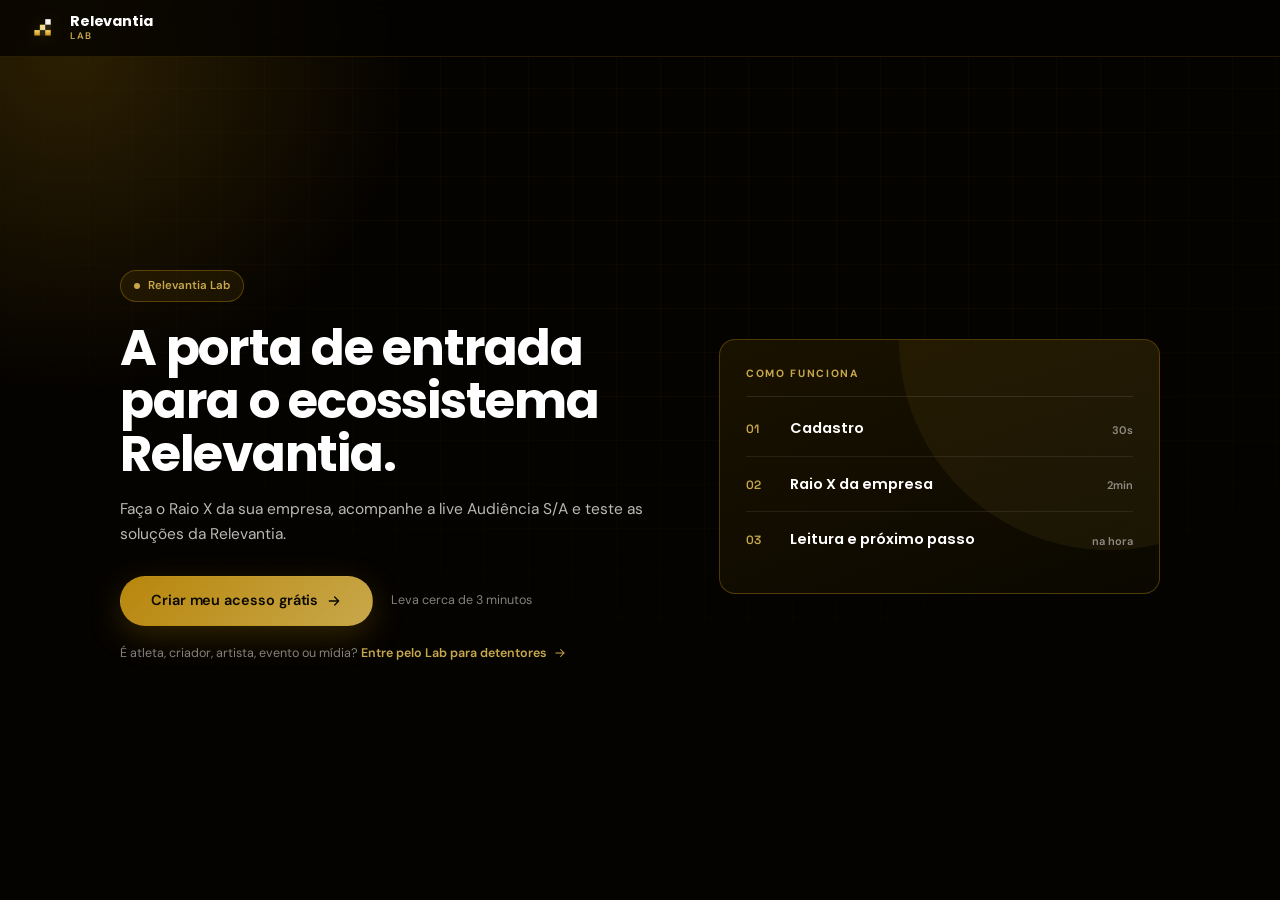
<file: index.html>
<!doctype html>
<html lang="pt-BR">
<head>
<meta charset="utf-8">
<meta name="viewport" content="width=device-width, initial-scale=1, viewport-fit=cover">
<link rel="icon" type="image/png" sizes="32x32" href="assets/favicon/favicon-32.png">
<link rel="icon" type="image/png" sizes="512x512" href="assets/favicon/favicon-512.png">
<link rel="apple-touch-icon" sizes="180x180" href="assets/favicon/apple-touch-icon.png">
<title>Relevantia Lab</title>
<meta name="description" content="A porta de entrada gratuita do ecossistema Relevantia: Raio X da empresa, a live Audiência S/A, teste do Intelligence, cadastro no Radar, inscrição no The Edge e ferramentas para testar.">
<meta name="theme-color" content="#050300">
<link rel="preconnect" href="https://fonts.googleapis.com">
<link rel="preconnect" href="https://fonts.gstatic.com" crossorigin>
<link href="https://fonts.googleapis.com/css2?family=Poppins:wght@500;600;700&family=DM+Sans:wght@400;500;600;700&family=Space+Grotesk:wght@500;600;700&family=Inter:wght@500;600&display=swap" rel="stylesheet">
<link rel="stylesheet" href="css/lab.css?v=8">
</head>
<body>


<div id="app"></div>
<div id="toast" class="toast" role="status" aria-live="polite"></div>

<script src="js/lab.js?v=8" defer></script>
</body>
</html>
</file>
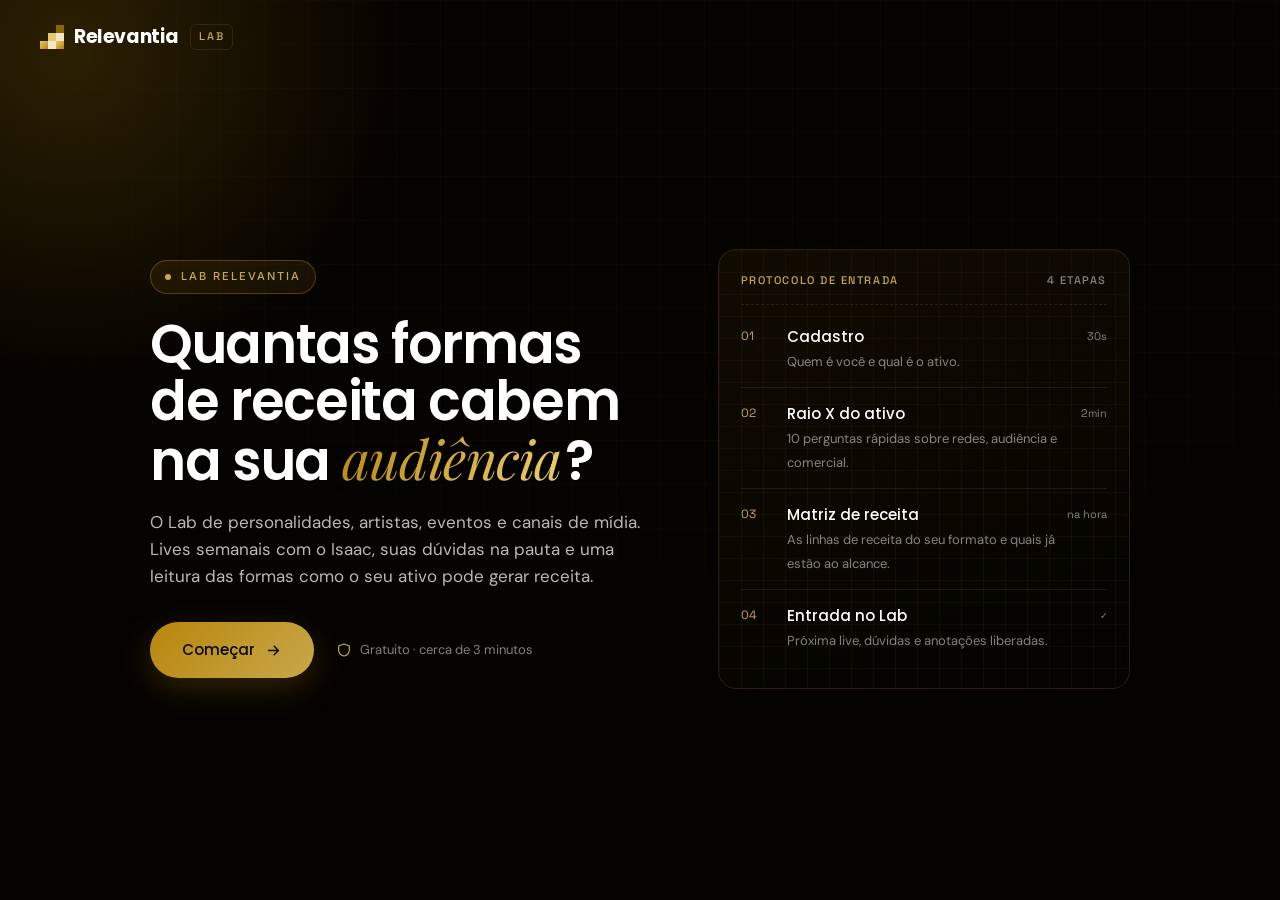
<file: detentores/index.html>
<!doctype html>
<html lang="pt-BR">
<head>
<meta charset="utf-8">
<meta name="viewport" content="width=device-width, initial-scale=1, viewport-fit=cover">
<title>Lab Relevantia</title>
<meta name="description" content="A casa de quem acompanha as lives semanais do Isaac Araújo: lives, dúvidas, Raio X da empresa e anotações com IA.">
<meta name="theme-color" content="#050300">
<link rel="preconnect" href="https://fonts.googleapis.com">
<link rel="preconnect" href="https://fonts.gstatic.com" crossorigin>
<link href="https://fonts.googleapis.com/css2?family=Poppins:wght@500;600;700&family=DM+Sans:opsz,wght@9..40,300;9..40,400;9..40,500;9..40,600&family=Space+Grotesk:wght@400;500;600&family=Playfair+Display:ital,wght@1,400;1,500&family=Inter:wght@500;600&display=swap" rel="stylesheet">
<link rel="stylesheet" href="css/lab.css">
</head>
<body>

<!-- símbolo da marca -->
<svg width="0" height="0" style="position:absolute" aria-hidden="true">
  <defs>
    <linearGradient id="lg-gold" x1="0" y1="0" x2="1" y2="1"><stop offset="0" stop-color="#E8C96A"/><stop offset="1" stop-color="#B8860B"/></linearGradient>
    <symbol id="mark" viewBox="0 0 30 30">
      <rect x="20" y="0" width="10" height="10" fill="#8A6608"/>
      <rect x="10" y="10" width="10" height="10" fill="#E8C96A"/>
      <rect x="20" y="10" width="10" height="10" fill="#F2E7C9"/>
      <rect x="0" y="20" width="10" height="10" fill="url(#lg-gold)"/>
      <rect x="10" y="20" width="10" height="10" fill="#F2E7C9"/>
      <rect x="20" y="20" width="10" height="10" fill="url(#lg-gold)"/>
    </symbol>
  </defs>
</svg>

<div id="app"></div>
<div id="toast" class="toast" role="status" aria-live="polite"></div>

<script src="js/lab.js" defer></script>
</body>
</html>
</file>
<file: css/lab.css>
/* ═══════════════════════════════════════════════
   RELEVANTIA LAB
   Design System v3.2. Estrutura e componentes no padrão do Relevantia Intelligence
   (sidebar, topbar com breadcrumb, overlines, cards, campos, botões em pílula), com a
   identidade escura do Lab: fundo tinta, grade fina de ouro, brilho e o laudo em papel creme.
   Regras: sem itálico; título num peso e numa cor só; ouro de preenchimento sempre em gradiente;
   a cor de cada dimensão só em acentos (bolinha, borda, barra), nunca em texto.
   ═══════════════════════════════════════════════ */
:root{
  color-scheme:dark;
  /* Gold */
  --gold:#B8860B; --gold-light:#C8A84B; --gold-bright:#E8C96A; --gold-pale:#F5E6C8; --gold-dark:#8B6508;
  --gold-muted:rgba(184,134,11,.14); --gold-border:rgba(184,134,11,.35);
  --gold-gradient:linear-gradient(135deg,#B8860B,#C8A84B); --gold-gradient-h:linear-gradient(90deg,#B8860B,#C8A84B);
  /* Base */
  --ink:#050300; --ink-2:#0A0800; --ink-3:#120D02; --black:#1A1200;
  --cream:#FFFDF7; --cream-2:#F5F0E8; --cream-line:#E0D8CC; --muted-dark:#5C4C38; --muted-warm:#A89880;
  /* Semânticas */
  --ok:#7FBF7A; --ok-border:rgba(127,191,122,.35); --danger:#E59A8A; --live:#FF5E4D;
  /* As 6 dimensões */
  --dim-core:#B8860B; --dim-brand:#D97706; --dim-audience:#16A34A; --dim-business:#2563EB; --dim-partnerships:#7A5C1E; --dim-beyond:#0F766E;
  /* Tipografia */
  --font-heading:'Poppins',sans-serif; --font-display:'Space Grotesk',sans-serif; --font-body:'DM Sans',sans-serif;
  /* Texto e linhas */
  --t-1:#fff; --t-2:rgba(255,255,255,.72); --t-3:rgba(255,255,255,.5);
  --line:rgba(184,134,11,.18); --line-2:rgba(255,255,255,.08); --soft:rgba(255,255,255,.07);
  /* Raios, movimento, layout */
  --radius-pill:100px; --radius-lg:16px; --radius-md:12px; --radius-base:10px; --radius-sm:8px;
  --t-fast:.15s ease; --t-med:.25s ease; --ease:cubic-bezier(.22,1,.36,1);
  --sidebar-w:248px; --topbar-h:60px;
}

/* ═════════ RESET ═════════ */
*,*::before,*::after{box-sizing:border-box;margin:0;padding:0}
html{-webkit-text-size-adjust:100%}
body{font-family:var(--font-body);color:var(--t-1);background:var(--ink);font-size:14px;line-height:1.55;-webkit-font-smoothing:antialiased;min-height:100vh;overflow-x:hidden}
img,svg{display:block;max-width:100%}
a{color:inherit;text-decoration:none}
button{font:inherit;color:inherit;background:none;border:0;cursor:pointer}
input,select,textarea{font:inherit;color:inherit}
::selection{background:var(--gold-bright);color:var(--ink)}
:focus-visible{outline:2px solid var(--gold-bright);outline-offset:2px;border-radius:6px}
[hidden]{display:none!important}
/* A plataforma não usa itálico: <em>/<i> destacam só por cor/peso. */
em,i{font-style:normal}
h1,h2,h3,h4{font-family:var(--font-heading);font-weight:700;letter-spacing:-.02em;line-height:1.2}
@keyframes fadeUp{from{opacity:0;transform:translateY(8px)}to{opacity:1;transform:none}}
@keyframes spin{to{transform:rotate(360deg)}}
@keyframes pulse-dot{0%,100%{opacity:1;transform:scale(1);box-shadow:0 0 0 0 rgba(200,168,75,.45)}50%{opacity:.7;transform:scale(.9);box-shadow:0 0 0 5px rgba(200,168,75,0)}}

/* fundo: grade fina de ouro e brilho */
.grid-bg{position:fixed;inset:0;pointer-events:none;z-index:0;background-image:linear-gradient(rgba(184,134,11,.045) 1px,transparent 1px),linear-gradient(90deg,rgba(184,134,11,.045) 1px,transparent 1px);background-size:44px 44px;-webkit-mask-image:radial-gradient(ellipse 90% 80% at 60% 20%,#000 30%,transparent 85%);mask-image:radial-gradient(ellipse 90% 80% at 60% 20%,#000 30%,transparent 85%)}
.glow{position:fixed;border-radius:50%;pointer-events:none;z-index:0;width:700px;height:700px;left:-280px;top:-300px;background:radial-gradient(circle,rgba(184,134,11,.22),transparent 70%)}
.ob,.shell{position:relative;z-index:1}

/* ═════════ TEXTO ═════════ */
/* overline em caixa alta (padrão do Intelligence) */
.mono{font-family:var(--font-body);font-size:10.5px;font-weight:700;letter-spacing:.16em;text-transform:uppercase;color:var(--gold-light)}
.eyebrow{display:inline-flex;align-items:center;gap:8px;padding:6px 13px;border-radius:var(--radius-pill);font-size:11.5px;font-weight:600;color:var(--gold-light);background:rgba(184,134,11,.1);border:1px solid rgba(184,134,11,.4)}
.eyebrow .dot{width:6px;height:6px;border-radius:50%;background:var(--gold-light);animation:pulse-dot 2.5s ease infinite}
.lead{font-size:15.5px;line-height:1.65;color:var(--t-2);max-width:68ch}
.muted{color:var(--t-2)}
.small{font-size:12.5px}
.link{display:inline-flex;align-items:center;gap:6px;font-size:12.5px;font-weight:600;color:var(--gold-light)}
.link:hover{color:var(--gold-bright)}
.link svg{width:14px;height:14px}
.live-dot{position:relative;display:inline-block;width:7px;height:7px;border-radius:50%;background:var(--live);flex:none}
.live-dot::after{content:"";position:absolute;inset:0;border-radius:50%;background:var(--live);animation:livepulse 1.8s ease-out infinite}
@keyframes livepulse{0%{transform:scale(1);opacity:.7}100%{transform:scale(3.2);opacity:0}}

/* ═════════ BOTÕES ═════════ */
.btn{position:relative;isolation:isolate;overflow:hidden;display:inline-flex;align-items:center;justify-content:center;gap:8px;min-height:42px;padding:11px 22px;border-radius:var(--radius-pill);border:1px solid transparent;font-family:var(--font-body);font-size:13.5px;font-weight:600;letter-spacing:-.005em;line-height:1.2;white-space:nowrap;cursor:pointer;transition:transform .3s var(--ease),box-shadow .3s var(--ease),background .25s,border-color .25s,color .25s}
.btn svg{width:16px;height:16px;flex:none}
.btn-gold{color:var(--ink-2);background:var(--gold-gradient);box-shadow:0 10px 32px rgba(184,134,11,.25)}
.btn-gold::before{content:"";position:absolute;inset:0;z-index:-1;background:linear-gradient(135deg,#E8C96A,#B8860B);opacity:0;transition:opacity .3s}
.btn-gold:hover{transform:translateY(-1px);box-shadow:0 16px 44px rgba(184,134,11,.4)}
.btn-gold:hover::before{opacity:1}
.btn-gold:disabled{opacity:.4;pointer-events:none}
.btn-ghost,.btn-outline{color:var(--t-1);background:rgba(255,255,255,.03);border-color:rgba(255,255,255,.18)}
.btn-ghost:hover,.btn-outline:hover{border-color:var(--gold-light);background:rgba(184,134,11,.08)}
.btn-sm{min-height:34px;padding:7px 15px;font-size:12.5px}
.btn-lg{min-height:50px;padding:14px 30px;font-size:14.5px}
.btn-block{width:100%}
.icon-btn{width:34px;height:34px;border-radius:50%;display:grid;place-items:center;background:rgba(255,255,255,.03);border:1px solid rgba(255,255,255,.14);color:var(--t-2);transition:all .15s}
.icon-btn:hover{color:var(--gold-bright);border-color:var(--gold-light)}
.icon-btn svg{width:16px;height:16px}
.armed{border-color:var(--danger)!important;color:var(--danger)!important}

/* ═════════ FORMULÁRIOS ═════════ */
.field{display:flex;flex-direction:column;gap:6px}
.field>span{font-size:11px;font-weight:700;letter-spacing:.08em;text-transform:uppercase;color:var(--t-2)}
.input{width:100%;min-height:44px;padding:11px 14px;font-size:14px;color:var(--t-1);background:rgba(255,255,255,.035);border:1px solid rgba(255,255,255,.14);border-radius:var(--radius-base);outline:none;transition:border-color var(--t-fast),background var(--t-fast),box-shadow var(--t-fast)}
.input::placeholder{color:var(--t-3)}
.input:focus{border-color:var(--gold-light);background:rgba(184,134,11,.06);box-shadow:0 0 0 3px var(--gold-muted)}
select.input{appearance:none;background-image:url("data:image/svg+xml,%3Csvg xmlns='http://www.w3.org/2000/svg' width='12' height='12' viewBox='0 0 24 24' fill='none' stroke='%23C8A84B' stroke-width='2.5' stroke-linecap='round'%3E%3Cpath d='m6 9 6 6 6-6'/%3E%3C/svg%3E");background-repeat:no-repeat;background-position:right 14px center;padding-right:38px}
select.input option{background:var(--ink-3);color:#fff}
textarea.input{min-height:110px;resize:vertical;line-height:1.5}
.form-grid{display:grid;grid-template-columns:1fr 1fr;gap:14px}
.form-grid .full{grid-column:1/-1}
.check{display:flex;gap:10px;align-items:flex-start;font-size:13px;color:var(--t-2);cursor:pointer}
.check input{width:17px;height:17px;margin-top:1px;accent-color:var(--gold);flex:none}
.f-actions{display:flex;justify-content:space-between;align-items:center;gap:12px;margin-top:22px;flex-wrap:wrap}
.f-actions.end{justify-content:flex-end}
.privacy{display:flex;gap:8px;align-items:flex-start;margin-top:16px;font-size:12px;color:var(--t-3)}
.privacy svg{width:14px;height:14px;flex:none;margin-top:2px;color:var(--gold-light)}

/* ═════════ LOGO (assets/logos/mark-1.png, a mesma do Intelligence) ═════════ */
.logo{display:flex;align-items:center;gap:10px}
.logo img{width:32px;height:32px;object-fit:contain;flex:none;filter:drop-shadow(0 2px 8px rgba(184,134,11,.22))}
.logo>span{display:flex;flex-direction:column;line-height:1.05}
.logo strong{font-family:var(--font-heading);font-size:14.5px;font-weight:700;letter-spacing:-.01em;color:#fff}
.logo small{font-size:9.5px;font-weight:600;letter-spacing:.16em;text-transform:uppercase;color:var(--gold-light);margin-top:3px}

/* ═════════ ONBOARDING ═════════ */
.ob{min-height:100vh;min-height:100svh;display:flex;flex-direction:column}
.ob-top{position:sticky;top:0;z-index:10;display:grid;grid-template-columns:1fr auto 1fr;align-items:center;gap:16px;padding:12px 28px;background:rgba(5,3,0,.78);backdrop-filter:blur(12px);-webkit-backdrop-filter:blur(12px);border-bottom:1px solid var(--line)}
.steps{list-style:none;display:flex;align-items:center}
.steps li{display:inline-flex;align-items:center;gap:8px;padding:5px 12px 5px 5px;border:1px solid transparent;border-radius:var(--radius-pill);font-size:12.5px;font-weight:600;color:var(--t-3);white-space:nowrap}
.steps li+li{margin-left:34px;position:relative}
.steps li+li::before{content:"";position:absolute;left:-31px;top:50%;width:28px;height:1px;background:rgba(255,255,255,.15)}
.steps .n{width:24px;height:24px;border-radius:50%;display:grid;place-items:center;font-size:11.5px;font-weight:700;border:1px solid rgba(255,255,255,.18)}
.steps .done{color:var(--t-2)}
.steps .done .n{background:var(--gold-light);color:var(--ink);border-color:var(--gold-light)}
.steps .on{color:var(--gold-bright);background:rgba(184,134,11,.1);border-color:rgba(184,134,11,.35)}
.steps .on .n{background:rgba(184,134,11,.2);color:var(--gold-bright);border-color:var(--gold-light)}
.ob-body{flex:1;display:flex;align-items:center;justify-content:center;padding:40px 24px 64px}

.welcome{width:100%;max-width:1040px;display:grid;grid-template-columns:1.1fr .9fr;gap:clamp(28px,5vw,60px);align-items:center;animation:fadeUp .35s ease-out both}
.welcome h1{font-size:clamp(32px,4.2vw,50px);letter-spacing:-.025em;line-height:1.06;margin:20px 0 16px}
.welcome .cta{display:flex;flex-wrap:wrap;gap:12px 18px;align-items:center;margin-top:28px}
.welcome .meta{display:flex;align-items:center;gap:7px;font-size:12.5px;color:var(--t-3)}
.welcome .meta svg{width:14px;height:14px;color:var(--gold-light)}
.welcome-alt{margin-top:18px;font-size:12.5px;color:var(--t-3)}

/* card escuro com brilho (hero do Intelligence) */
.protocol,.vault,.card.dark,.tour-tip{background:linear-gradient(160deg,var(--black),var(--ink-2));border:1px solid rgba(184,134,11,.38)}
.protocol,.vault,.card.dark{position:relative;overflow:hidden}
.protocol::after,.vault::after,.card.dark::after{content:"";position:absolute;width:420px;height:420px;right:-160px;top:-210px;border-radius:50%;background:var(--gold-gradient);opacity:.08;pointer-events:none}
.protocol>*,.vault>*,.card.dark>*{position:relative;z-index:1}

.protocol{border-radius:var(--radius-lg);padding:26px}
.protocol-h{display:flex;justify-content:space-between;align-items:center;padding-bottom:14px;border-bottom:1px solid rgba(255,255,255,.1);margin-bottom:4px}
.protocol-h .mono+.mono{color:var(--t-3)!important}
.protocol ol{list-style:none}
.protocol li{display:grid;grid-template-columns:32px 1fr auto;gap:12px;align-items:center;padding:16px 0;border-bottom:1px solid var(--line-2)}
.protocol li:last-child{border-bottom:0}
.protocol .n{font-family:var(--font-display);font-weight:600;font-size:12px;color:var(--gold-light);padding-top:2px}
.protocol b{display:block;font-family:var(--font-heading);font-weight:600;font-size:14.5px}
.protocol small{font-size:12.5px;color:var(--t-3)}
.protocol .tm{font-size:11px;font-weight:600;color:var(--t-3);padding-top:3px}

.ob-card{width:100%;max-width:640px;animation:fadeUp .35s ease-out both}
.ob-card h2{font-size:clamp(24px,3vw,30px);margin:10px 0 0}
.ob-card .sub{margin:10px 0 26px;font-size:14px;color:var(--t-2)}
.ob-actions{display:flex;justify-content:space-between;align-items:center;gap:12px;margin-top:28px}

/* Raio X */
.rx{width:100%;max-width:680px}
.rx-meter{display:flex;align-items:center;gap:14px;margin-bottom:30px}
.rx-meter .track{flex:1;height:5px;border-radius:3px;background:var(--soft);overflow:hidden;position:relative}
.rx-meter .fill{position:absolute;inset:0 auto 0 0;background:var(--gold-gradient-h);border-radius:3px;transition:width .6s var(--ease)}
.rx-meter .count{font-family:var(--font-display);font-weight:600;font-size:12px;color:var(--t-2);min-width:48px;text-align:right}
.rx-q{animation:fadeUp .4s ease-out both}
.rx-tag{display:flex;align-items:center;gap:10px;margin-bottom:12px}
.rx-tag .chip-tag{font-size:10px;font-weight:700;letter-spacing:.08em;text-transform:uppercase;color:var(--gold-bright);background:rgba(184,134,11,.1);border:1px solid rgba(184,134,11,.4);border-radius:var(--radius-pill);padding:3px 9px}
.rx-tag .mono{color:var(--t-3)!important}
.rx-q h2{font-size:clamp(21px,2.5vw,27px);line-height:1.28;margin-bottom:6px}
.rx-q .hint{font-size:13.5px;color:var(--t-3);margin-bottom:22px}
.opts{display:grid;gap:9px}
.opt{display:grid;grid-template-columns:30px 1fr;gap:12px;align-items:center;text-align:left;padding:13px 15px;border-radius:var(--radius-md);border:1px solid rgba(255,255,255,.1);background:rgba(255,255,255,.025);font-size:14.5px;transition:border-color var(--t-fast),background var(--t-fast),transform .25s var(--ease)}
.opt:hover{border-color:rgba(200,168,75,.6);background:rgba(184,134,11,.07);transform:translateX(3px)}
.opt .k{width:30px;height:30px;border-radius:var(--radius-sm);display:grid;place-items:center;font-size:12px;font-weight:700;color:var(--gold-light);border:1px solid var(--line)}
.opt.sel{border-color:var(--gold-light);background:rgba(184,134,11,.14)}
.opt.sel .k{background:var(--gold-light);color:var(--ink);border-color:var(--gold-light)}
.rx-other{margin-top:12px}
.rx-nav{display:flex;justify-content:space-between;align-items:center;margin-top:26px;min-height:42px}
.rx-nav>.mono{color:var(--t-3)!important}

/* processando */
.proc{width:100%;max-width:480px;text-align:center}
.flask{width:80px;height:80px;margin:0 auto 24px}
.flask svg{width:100%;height:100%}
.flask .liq{animation:liq 2.4s ease-in-out infinite;transform-origin:50% 100%}
@keyframes liq{0%,100%{transform:scaleY(.92)}50%{transform:scaleY(1.04)}}
.flask .bub{animation:bub 1.8s ease-in infinite;opacity:0}
.flask .bub:nth-of-type(2){animation-delay:.6s}.flask .bub:nth-of-type(3){animation-delay:1.2s}
@keyframes bub{0%{opacity:0;transform:translateY(0)}20%{opacity:1}100%{opacity:0;transform:translateY(-22px)}}
.proc h2{font-size:24px;margin-bottom:22px}
.proc ul{list-style:none;margin:0 auto;text-align:left;max-width:330px}
.proc li{display:flex;gap:12px;align-items:center;padding:9px 0;color:var(--t-3);font-size:14px;transition:color .3s}
.proc li i{width:18px;height:18px;border-radius:50%;border:1.5px solid rgba(255,255,255,.2);flex:none;display:grid;place-items:center}
.proc li.on{color:var(--t-1)}
.proc li.on i{border-color:var(--gold-light);border-top-color:transparent;animation:spin .8s linear infinite}
.proc li.done{color:var(--t-2)}
.proc li.done i{background:var(--gold-light);border-color:var(--gold-light);animation:none}
.proc li.done i::after{content:"";width:6px;height:3px;border-left:1.6px solid var(--ink);border-bottom:1.6px solid var(--ink);transform:rotate(-45deg) translate(1px,-1px)}

/* ═════════ LAUDO (papel creme) ═════════ */
.paper{background:linear-gradient(180deg,#FFFDF7 0%,#F5F0E8 100%);color:var(--black);border-radius:var(--radius-lg)}
.paper .mono{color:var(--gold-dark)}
.paper .btn-ghost,.paper .btn-outline{color:var(--black);background:#fff;border-color:var(--cream-line)}
.paper .btn-ghost:hover,.paper .btn-outline:hover{border-color:var(--gold)}
.report{width:100%;max-width:1000px;padding:clamp(22px,3.6vw,40px);border-top:3px solid var(--gold);box-shadow:0 40px 100px rgba(0,0,0,.5);animation:fadeUp .35s ease-out both}
.report-h{display:flex;justify-content:space-between;gap:20px;flex-wrap:wrap;padding-bottom:20px;border-bottom:1px solid var(--cream-line)}
.report-h h2{font-size:clamp(24px,3vw,32px);margin:8px 0 4px}
.report-h p{font-size:13px;color:var(--muted-dark)}
.stamp{align-self:flex-start;display:grid;gap:3px;padding:10px 14px;border-radius:var(--radius-md);background:#fff;border:1px solid var(--cream-line);font-size:11px;font-weight:600;letter-spacing:.06em;color:var(--muted-warm);min-width:190px}
.stamp b{color:var(--black)}
.report-body{display:grid;grid-template-columns:1.1fr .9fr;gap:clamp(20px,3.6vw,40px);padding-top:24px}
.moment{font-size:clamp(28px,3.8vw,38px);letter-spacing:-.025em;line-height:1.1;margin:6px 0 16px}
.moment-p{font-size:14.5px;color:var(--muted-dark);max-width:48ch}
.stages{display:grid;grid-template-columns:repeat(4,1fr);gap:6px;margin-bottom:16px}
.stage{display:grid;gap:7px}
.stage i{display:block;height:7px;border-radius:4px;background:#EAE2D4}
.stage.past i{background:#D9C690}
.stage.on i{background:var(--gold-gradient-h)}
.stage small{font-size:10px;font-weight:700;letter-spacing:.06em;text-transform:uppercase;color:var(--muted-warm);line-height:1.3}
.stage.on small{color:var(--black)}
.callout{margin-top:12px;padding:14px 16px;border-radius:var(--radius-md);border:1px solid var(--cream-line);border-left:3px solid var(--gold);background:#fff}
.callout .mono{display:block;margin-bottom:4px}
.callout p{font-size:14px;color:var(--black)}
.callout b{font-family:var(--font-heading);font-weight:600;font-size:15px}
.report-foot{display:flex;justify-content:space-between;align-items:center;gap:16px;flex-wrap:wrap;margin-top:26px;padding-top:20px;border-top:1px solid var(--cream-line)}
.report-foot p{font-size:12.5px;color:var(--muted-dark);max-width:480px}
.report-foot .acts{display:flex;gap:10px;flex-wrap:wrap}
/* no laudo dentro do Lab, as cores mini (início) voltam para o escuro */
.mini-stages .stage i{height:5px;background:var(--soft)}
.mini-stages .stage.past i{background:rgba(200,168,75,.35)}

/* cofre: as seis dimensões */
.vault{align-self:start;border-radius:var(--radius-lg);padding:22px;color:#fff}
.paper .vault .mono{color:var(--gold-light)}
.vault-h{display:flex;justify-content:space-between;align-items:center;padding-bottom:12px;border-bottom:1px solid rgba(255,255,255,.1)}
.vault-lock{display:inline-flex;align-items:center;gap:6px;font-size:10px;font-weight:700;letter-spacing:.12em;text-transform:uppercase;color:var(--t-3)}
.vault-lock svg{width:12px;height:12px}
.dims-lock{list-style:none;margin:6px 0 14px}
.dims-lock li{display:grid;grid-template-columns:10px 1fr auto;gap:12px;align-items:center;padding:10px 0;border-bottom:1px solid rgba(255,255,255,.07)}
.dims-lock .dot{width:8px;height:8px;border-radius:50%}
.dims-lock b{display:block;font-family:var(--font-heading);font-weight:600;font-size:14px}
.dims-lock small{display:block;font-size:12px;color:var(--t-3)}
.dims-lock .blur{display:block;height:7px;border-radius:4px;background:rgba(255,255,255,.16);filter:blur(1.5px)}
.dims-lock .tag{font-size:9.5px;font-weight:700;letter-spacing:.08em;text-transform:uppercase;padding:3px 8px;border-radius:var(--radius-pill);background:var(--gold-gradient);color:var(--ink)}
.dims-lock li.weak{background:rgba(184,134,11,.13);margin:0 -10px;padding-left:10px;padding-right:10px;border-radius:var(--radius-sm)}
.vault-txt{font-size:12.5px;color:var(--t-2);margin-bottom:14px}
.vault-note{font-size:11.5px;color:var(--t-3);text-align:center;margin-top:10px}

/* linha bloqueada (convite para outra solução) */
.locked-row{display:flex;align-items:center;gap:10px;margin-top:14px;padding:11px 14px;border-radius:var(--radius-md);border:1px dashed rgba(184,134,11,.45);background:rgba(184,134,11,.06);font-size:12.5px;color:var(--t-2);transition:border-color var(--t-fast),background var(--t-fast)}
.locked-row:hover{border-color:var(--gold-light);background:rgba(184,134,11,.12)}
.locked-row svg{width:14px;height:14px;color:var(--gold-bright);flex:none}
.locked-row span{flex:1;min-width:0}
.locked-row b{font-size:10px;font-weight:700;letter-spacing:.1em;text-transform:uppercase;color:var(--gold-bright);white-space:nowrap}
.locked-row.on-paper{background:#fff;color:var(--muted-dark);border-color:rgba(138,102,8,.4)}
.locked-row.on-paper svg,.locked-row.on-paper b{color:var(--gold-dark)}

/* ═════════ SHELL (sidebar + topbar no padrão do Intelligence) ═════════ */
.shell{min-height:100vh}
.side{position:fixed;inset:0 auto 0 0;width:var(--sidebar-w);z-index:100;display:flex;flex-direction:column;background:rgba(5,3,0,.86);backdrop-filter:blur(12px);-webkit-backdrop-filter:blur(12px);border-right:1px solid var(--line);overflow:hidden}
.side-logo{display:block;padding:22px 20px 20px;border-bottom:1px solid var(--line-2)}
.side-logo img{width:36px;height:36px}
.nav{flex:1;padding:16px 12px;overflow-y:auto;display:flex;flex-direction:column}
.nav-sec{font-size:10px;font-weight:700;letter-spacing:.14em;text-transform:uppercase;color:rgba(255,255,255,.3);padding:0 12px;margin:18px 0 8px}
.nav-sec:first-child{margin-top:0}
.nav-sec::before{content:"■";color:var(--gold);font-size:7px;margin-right:8px;vertical-align:middle}
.nav-item{position:relative;display:flex;align-items:center;gap:11px;padding:9px 12px;margin-bottom:2px;border-radius:var(--radius-sm);font-size:13.5px;font-weight:500;color:var(--t-2);transition:color .15s,background .15s}
.nav-item svg{width:17px;height:17px;flex:none;opacity:.75}
.nav-item:hover{color:#fff;background:rgba(255,255,255,.04)}
.nav-item.on{color:#fff;background:rgba(184,134,11,.12)}
.nav-item.on::before{content:"";position:absolute;left:-12px;top:50%;transform:translateY(-50%);width:3px;height:22px;background:var(--gold-gradient);border-radius:0 3px 3px 0}
.nav-item.on svg{opacity:1;color:var(--gold-bright)}
.nav-item .short{display:none}
.nav-item .badge{margin-left:auto;background:rgba(184,134,11,.22);color:var(--gold-bright);font-size:9.5px;font-weight:700;padding:2px 7px;border-radius:var(--radius-pill)}
.side-foot{display:flex;align-items:center;gap:10px;margin:0 12px 16px;padding:12px;border-radius:var(--radius-md);border:1px solid var(--line-2);transition:background .15s}
.side-foot:hover{background:rgba(255,255,255,.04)}
.avatar{width:34px;height:34px;border-radius:50%;display:grid;place-items:center;font-size:12px;font-weight:700;background:var(--gold-gradient);color:var(--ink);flex:none}
.side-foot .who{min-width:0;flex:1}
.side-foot .who b{display:block;font-size:12.5px;font-weight:600;white-space:nowrap;overflow:hidden;text-overflow:ellipsis}
.side-foot .who small{display:block;font-size:11px;color:var(--t-3);white-space:nowrap;overflow:hidden;text-overflow:ellipsis}

.main{margin-left:var(--sidebar-w);min-width:0;padding-bottom:80px}
.topbar{position:sticky;top:0;z-index:50;height:var(--topbar-h);display:flex;align-items:center;justify-content:space-between;gap:16px;padding:0 36px;background:rgba(5,3,0,.72);backdrop-filter:blur(20px);-webkit-backdrop-filter:blur(20px);border-bottom:1px solid var(--line-2)}
.breadcrumb{display:flex;align-items:center;gap:10px;font-size:12.5px;color:var(--t-3);min-width:0}
.breadcrumb .sep{color:rgba(255,255,255,.25)}
.breadcrumb .curr{color:var(--t-1);font-weight:600;white-space:nowrap;overflow:hidden;text-overflow:ellipsis}
.breadcrumb a:hover{color:var(--gold-bright)}
.top-acts{display:flex;align-items:center;gap:8px}
.plan-badge{display:inline-flex;align-items:center;gap:7px;padding:6px 14px;border-radius:var(--radius-pill);background:rgba(184,134,11,.1);border:1px solid rgba(184,134,11,.4);font-size:11.5px;font-weight:600;color:var(--gold-light);white-space:nowrap}
.plan-badge i{width:6px;height:6px;border-radius:50%;background:var(--gold-light);animation:pulse-dot 2.5s ease infinite}
.top{padding:28px 36px 0;max-width:1480px}
.top .mono{display:block;margin-bottom:6px}
.top h1{font-size:26px;letter-spacing:-.02em}
.view{padding:22px 36px 0;max-width:1480px;animation:fadeUp .4s ease-out both}

/* ═════════ CARDS ═════════ */
.card{position:relative;background:linear-gradient(180deg,rgba(255,255,255,.04),rgba(255,255,255,.012));border:1px solid var(--line-2);border-radius:var(--radius-lg);padding:22px}
.card-h{display:flex;align-items:center;justify-content:space-between;gap:12px;margin-bottom:14px}
.card-h h3{font-size:16px}
.card-h .mono{color:var(--t-3)}
.dark .card-h .mono{color:var(--gold-light)}
.grid{display:grid;gap:16px}
.g-home{grid-template-columns:minmax(0,1.45fr) minmax(0,1fr)}
.g-3{grid-template-columns:repeat(3,minmax(0,1fr))}
.g-split{grid-template-columns:minmax(0,1fr) minmax(0,1.25fr);align-items:start}
.g-wide{grid-template-columns:minmax(0,1.4fr) minmax(0,1fr);align-items:start}
.empty{padding:24px;text-align:center;color:var(--t-3);font-size:13px;border:1px dashed var(--line);border-radius:var(--radius-md)}
/* item de lista (linha clicável dentro dos cards) */
.sol-row,.week a,.live-row,.q-item,.poll-opt,.note-lives button,.note-entry,.roles-pick a,
/* status e ofertas */
.offer{font-size:10px;font-weight:700;letter-spacing:.08em;text-transform:uppercase;padding:3px 9px;border-radius:var(--radius-pill);color:var(--gold-bright);background:rgba(184,134,11,.14);border:1px solid rgba(184,134,11,.35);white-space:nowrap}
.status{display:flex;align-items:center;gap:7px;font-size:11px;font-weight:700;letter-spacing:.06em;text-transform:uppercase;color:var(--ok)}
.status i{width:7px;height:7px;border-radius:50%;background:var(--ok)}
.status.ended{color:var(--t-3)}.status.ended i{background:var(--t-3)}
.checks{list-style:none;display:grid;gap:7px}
.checks li{position:relative;padding-left:16px;font-size:13px;color:var(--t-2);line-height:1.5}
.checks li::before{content:"";position:absolute;left:0;top:7px;width:6px;height:6px;background:var(--gold-gradient)}

/* início: próximo passo e próxima live */
.ns-body{display:grid;grid-template-columns:46px 1fr;gap:14px;align-items:start;margin-bottom:20px}
.ns-body .ic{width:46px;height:46px;border-radius:12px;display:grid;place-items:center;background:rgba(184,134,11,.1);border:1px solid var(--line);color:var(--gold-bright)}
.ns-body .ic svg{width:22px;height:22px}
.ns-body h2{font-size:24px;margin-bottom:6px}
.ns-body p{font-size:13.5px;color:var(--t-2);max-width:60ch}
.nl-top{display:flex;align-items:center;gap:9px;font-size:10.5px;font-weight:700;letter-spacing:.16em;text-transform:uppercase;color:var(--live)}
.next-live h2{font-size:clamp(20px,2.2vw,26px);margin:12px 0 6px;max-width:560px}
.next-live .when{font-size:13px;color:var(--t-2)}
.cd{display:flex;gap:8px;margin:20px 0}
.cd div{min-width:64px;padding:9px 10px;border-radius:var(--radius-md);background:rgba(5,3,0,.5);border:1px solid var(--line);text-align:center}
.cd b{display:block;font-family:var(--font-display);font-weight:600;font-size:24px;line-height:1.1;color:var(--gold-bright)}
.cd small{font-size:9px;font-weight:700;letter-spacing:.14em;text-transform:uppercase;color:var(--t-3)}
.nl-acts{display:flex;gap:8px;flex-wrap:wrap}

/* suas soluções */
.sol-list{display:grid;gap:8px}
.sol-row{display:flex;align-items:center;gap:12px;padding:11px 13px;border-radius:var(--radius-md);border-left:3px solid var(--gold) !important;transition:border-color var(--t-fast),background var(--t-fast)}
.sol-row:hover{background:rgba(184,134,11,.05)}
.sol-row .ic{width:34px;height:34px;border-radius:var(--radius-base);display:grid;place-items:center;background:rgba(184,134,11,.1);color:var(--gold-bright);flex:none}
.sol-row .ic svg{width:17px;height:17px}
.sol-row .t{flex:1;min-width:0}
.sol-row b{display:block;font-weight:600;font-size:14px}
.sol-row small{display:block;font-size:12px;color:var(--t-3)}
.sol-row.active{border-left-color:var(--ok) !important}
.sol-row.active small{color:var(--ok)}
.sol-row .go{width:16px;height:16px;color:var(--t-3)}
.sol-row .ck{width:20px;height:20px;border-radius:50%;display:grid;place-items:center;background:var(--ok);color:var(--ink)}
.sol-row .ck svg{width:11px;height:11px}
.moment-mini{font-family:var(--font-heading);font-weight:700;font-size:22px;letter-spacing:-.02em;margin:2px 0 10px}
.mini-stages{margin-bottom:12px}

/* avisos */
.feed{display:grid}
.feed-item{display:grid;grid-template-columns:34px 1fr;gap:12px;padding:12px 0;border-bottom:1px solid var(--line-2)}
.feed-item:last-child{border-bottom:0}
.feed-item .ic{width:34px;height:34px;border-radius:var(--radius-base);display:grid;place-items:center;background:rgba(184,134,11,.12);color:var(--gold-bright);font-family:var(--font-display);font-weight:600;font-size:12px}
.feed-item .ic svg{width:16px;height:16px}
.feed-item .mono{font-size:9.5px;color:var(--t-3)}
.feed-item b{display:block;font-weight:600;font-size:13.5px}
.feed-item p{font-size:12.5px;color:var(--t-2)}
.feed-item.new b::after{content:"novo";margin-left:8px;font-size:9px;font-weight:700;letter-spacing:.08em;text-transform:uppercase;padding:2px 7px;border-radius:var(--radius-pill);background:var(--gold-light);color:var(--ink);vertical-align:1px}

/* semana */
.week{display:grid;gap:8px}
.week a{display:flex;align-items:center;gap:12px;padding:11px 14px;border-radius:var(--radius-md);font-size:13.5px;transition:border-color var(--t-fast),background var(--t-fast)}
.week a:hover{border-color:var(--line);background:rgba(184,134,11,.05)}
.week .ck{width:20px;height:20px;border-radius:6px;border:1.5px solid rgba(255,255,255,.25);display:grid;place-items:center;flex:none}
.week .ck svg{width:11px;height:11px;opacity:0}
.week a.done{color:var(--t-3)}
.week a.done .ck{background:var(--gold-light);border-color:var(--gold-light);color:var(--ink)}
.week a.done .ck svg{opacity:1}
.week a .go{margin-left:auto;color:var(--t-3);width:16px;height:16px}
.progress-line{height:5px;border-radius:3px;background:var(--soft);overflow:hidden;margin:2px 0 14px}
.progress-line i{display:block;height:100%;background:var(--gold-gradient-h);transition:width .6s var(--ease)}

/* soluções */
.sol-intro{margin-bottom:20px}
.flow{list-style:none;display:grid;grid-template-columns:repeat(4,minmax(0,1fr));margin-bottom:20px;border:1px solid var(--line-2);border-radius:var(--radius-lg);overflow:hidden}
.flow li{display:grid;gap:2px;padding:14px 18px;border-right:1px solid var(--line-2)}
.flow li:last-child{border-right:0}
.flow .mono{font-size:9.5px;color:var(--t-3)}
.flow b{font-family:var(--font-heading);font-weight:600;font-size:14.5px}
.flow small{font-size:12px;font-weight:600;color:var(--gold-bright)}
.prod-card{--dm-cor:var(--gold);display:flex;flex-direction:column;gap:10px;border-top:3px solid var(--dm-cor);transition:transform var(--t-med),border-color var(--t-med)}
.prod-card:hover{transform:translateY(-2px);border-color:var(--line);border-top-color:var(--dm-cor)}
.prod-card .pc-top{display:flex;justify-content:space-between;align-items:center}
.prod-card .ic{width:40px;height:40px;border-radius:var(--radius-base);display:grid;place-items:center;color:var(--gold-bright);background:color-mix(in srgb,var(--dm-cor) 18%,transparent);border:1px solid color-mix(in srgb,var(--dm-cor) 40%,transparent)}
.prod-card .ic svg{width:20px;height:20px}
.prod-card>.mono{color:var(--t-3)}
.prod-card h3{font-size:18px}
.prod-card .pc-title{font-weight:600;font-size:14px;color:var(--t-1);line-height:1.4}
.prod-card>p:not(.pc-title){font-size:13px;line-height:1.55;color:var(--t-2)}
.prod-card .checks{flex:1;margin:2px 0 6px}
.prod-card.featured{border-color:rgba(184,134,11,.45);border-top-color:var(--dm-cor);background:linear-gradient(160deg,rgba(184,134,11,.12),rgba(255,255,255,.01))}
.prod-card.featured>.mono{color:var(--gold-bright)}
.prod-card.active{border-color:var(--ok-border);border-top-color:var(--dm-cor)}
.prod-card .how{flex:1;display:grid;gap:4px;margin:2px 0 6px}
.prod-card .how dt{font-size:10px;font-weight:700;letter-spacing:.1em;text-transform:uppercase;color:var(--t-3);margin-top:6px}
.prod-card .how dd{font-size:13px;line-height:1.55;color:var(--t-2);padding-left:12px;border-left:2px solid color-mix(in srgb,var(--dm-cor) 50%,transparent)}
.roles-pick{display:grid;gap:8px}
.roles-pick a{display:grid;grid-template-columns:1fr 16px;gap:2px 10px;align-items:center;padding:11px 14px;border-radius:var(--radius-md);border-color:rgba(184,134,11,.4) !important;transition:border-color var(--t-fast),background var(--t-fast)}
.roles-pick a:hover{border-color:var(--gold-light) !important;background:rgba(184,134,11,.12)}
.roles-pick b{font-weight:600;font-size:13.5px}
.roles-pick small{grid-column:1;font-size:12px;color:var(--t-3)}
.roles-pick svg{grid-row:1/3;grid-column:2;width:15px;height:15px;color:var(--gold-bright)}
.tools-banner{display:flex;align-items:center;gap:14px;margin-top:16px;padding:16px 20px;border-radius:var(--radius-lg);background:rgba(184,134,11,.05);border:1px dashed rgba(184,134,11,.45);transition:border-color var(--t-fast),background var(--t-fast)}
.tools-banner:hover{border-color:var(--gold-light);background:rgba(184,134,11,.1)}
.tools-banner>svg{width:20px;height:20px;color:var(--gold-bright);flex:none}
.tools-banner div{flex:1;min-width:0}
.tools-banner b{display:block;font-family:var(--font-heading);font-weight:600;font-size:14.5px}
.tools-banner span{font-size:12.5px;color:var(--t-2)}

/* inscrição no The Edge */
.edge-done{max-width:680px;display:grid;gap:12px;justify-items:start;border-top:3px solid var(--ok)}
.edge-done .ic{width:46px;height:46px;border-radius:12px;display:grid;place-items:center;background:rgba(127,191,122,.12);border:1px solid var(--ok-border);color:var(--ok)}
.edge-done .ic svg{width:22px;height:22px}
.edge-done h2{font-size:22px}

/* lives */
.tabs{display:inline-flex;gap:4px;padding:4px;margin-bottom:18px;border-radius:var(--radius-pill);border:1px solid var(--line-2)}
.tabs button{padding:7px 16px;border-radius:var(--radius-pill);font-size:12.5px;font-weight:600;color:var(--t-2)}
.tabs button.on{background:rgba(184,134,11,.16);color:#fff}
.lives-list{display:grid;gap:10px}
.live-row{display:grid;grid-template-columns:112px 1fr auto;gap:16px;align-items:center;padding:14px 16px;border-radius:var(--radius-md);transition:border-color var(--t-fast)}
.live-row:hover{border-color:var(--line)}
.thumb{position:relative;aspect-ratio:16/9;border-radius:var(--radius-sm);background:linear-gradient(140deg,#2A1E06,var(--ink-2));border:1px solid var(--line);display:grid;place-items:center;overflow:hidden}
.thumb::after{content:"";position:absolute;width:90px;height:90px;right:-30px;top:-40px;border-radius:50%;background:var(--gold-gradient);opacity:.16}
.thumb span{position:relative;z-index:1;font-family:var(--font-display);font-weight:600;font-size:13px;color:var(--gold-bright)}
.thumb .play{position:absolute;z-index:1;right:6px;bottom:6px;width:20px;height:20px;border-radius:50%;background:rgba(5,3,0,.7);display:grid;place-items:center}
.thumb .play svg{width:9px;height:9px;color:#fff}
.live-row h4{font-size:14.5px;font-weight:600}
.live-row .meta{display:flex;flex-wrap:wrap;gap:4px 12px;margin-top:3px;font-size:12px;color:var(--t-3)}
.live-row .acts{display:flex;gap:6px;flex-wrap:wrap}
.detail{margin-top:10px;padding:12px 14px;border-radius:var(--radius-md);background:rgba(5,3,0,.5);border:1px dashed var(--line);font-size:13px;color:var(--t-2)}
.materials{display:flex;flex-wrap:wrap;gap:6px;margin-top:10px}
.mat{display:inline-flex;align-items:center;gap:6px;padding:5px 10px;border-radius:var(--radius-pill);border:1px solid var(--line-2);font-size:12px;color:var(--t-2)}
.mat:hover{border-color:var(--gold-light);color:#fff}
.mat svg{width:13px;height:13px;color:var(--gold-light)}

/* dúvidas e votações */
.q-form .row{display:flex;justify-content:space-between;align-items:center;gap:12px;margin-top:12px;flex-wrap:wrap}
.counter{font-family:var(--font-display);font-size:11.5px;color:var(--t-3)}
.sort{display:flex;gap:4px}
.sort button{padding:5px 12px;border-radius:var(--radius-pill);font-size:12px;font-weight:600;color:var(--t-3);border:1px solid transparent}
.sort button.on{border-color:var(--line);color:#fff}
.q-list{display:grid;gap:8px}
.q-item{display:grid;grid-template-columns:52px 1fr;gap:12px;align-items:start;padding:12px 14px;border-radius:var(--radius-md)}
.q-item.mine{border-color:rgba(184,134,11,.35)}
.q-item p{font-size:14px}
.q-item .by{display:flex;gap:10px;flex-wrap:wrap;margin-top:5px;font-size:12px;color:var(--t-3)}
.q-item .by .you{color:var(--gold-light);font-weight:600}
.vote{display:flex;flex-direction:column;align-items:center;gap:1px;padding:7px 0;border-radius:var(--radius-base);border:1px solid rgba(255,255,255,.12);font-family:var(--font-display);font-weight:600;font-size:13px;transition:all var(--t-fast)}
.vote svg{width:14px;height:14px}
.vote:hover{border-color:var(--gold-light)}
.vote.on{background:rgba(184,134,11,.18);border-color:var(--gold-light);color:var(--gold-bright)}
.vote:disabled{opacity:.5;cursor:default}
.poll{display:grid;gap:8px}
.poll-opt{position:relative;display:grid;grid-template-columns:20px 1fr auto;gap:14px;align-items:center;padding:13px 16px;border-radius:var(--radius-md);text-align:left;overflow:hidden;transition:border-color var(--t-fast)}
.poll-opt:hover{border-color:var(--line)}
.poll-opt .fill{position:absolute;inset:0 auto 0 0;width:0;background:linear-gradient(90deg,rgba(184,134,11,.2),rgba(184,134,11,.06));transition:width 1s var(--ease)}
.poll-opt>*:not(.fill){position:relative}
.poll-opt .rd{width:18px;height:18px;border-radius:50%;border:1.5px solid rgba(255,255,255,.3);display:grid;place-items:center}
.poll-opt.on{border-color:var(--gold-light)}
.poll-opt.on .rd{border-color:var(--gold-light)}
.poll-opt.on .rd::after{content:"";width:9px;height:9px;border-radius:50%;background:var(--gold-light)}
.poll-opt b{display:block;font-weight:600;font-size:14px}
.poll-opt small{font-size:12px;color:var(--t-3)}
.poll-opt .pct{font-family:var(--font-display);font-weight:600;font-size:14px;color:var(--gold-bright)}

/* anotações + IA */
.notes{display:grid;grid-template-columns:260px minmax(0,1fr);gap:16px;align-items:start}
.note-lives{display:grid;gap:6px}
.note-lives button{display:grid;gap:2px;text-align:left;padding:11px 14px;border-radius:var(--radius-md);transition:all var(--t-fast)}
.note-lives button:hover{border-color:var(--line)}
.note-lives button.on{border-color:var(--gold-light);background:rgba(184,134,11,.1)}
.note-lives b{font-weight:600;font-size:13px;line-height:1.35}
.note-lives small{font-size:11px;color:var(--t-3)}
.note-entry{margin-top:12px;padding:16px 18px;border-radius:var(--radius-md)}
.note-entry .h{display:flex;justify-content:space-between;align-items:center;gap:10px;margin-bottom:8px}
.note-entry .h .mono{color:var(--t-3)!important}
.note-entry .txt{font-size:14px;white-space:pre-wrap}
.note-entry .acts{display:flex;gap:8px;margin-top:12px;flex-wrap:wrap}
.ai{margin-top:12px;padding:18px 20px;border-left:3px solid var(--gold)}
.ai-h{display:flex;align-items:center;gap:10px;margin-bottom:10px;padding-bottom:10px;border-bottom:1px solid var(--cream-line)}
.ai-ic{width:28px;height:28px;border-radius:var(--radius-sm);display:grid;place-items:center;background:var(--ink)}
.ai-ic svg{width:15px;height:15px;color:var(--gold-bright)}
.ai-h b{font-family:var(--font-heading);font-weight:600;font-size:14px}
.ai-h .mono{margin-left:auto;color:var(--muted-warm)}
.ai-sec{padding:8px 0}
.ai-sec .mono{display:block;margin-bottom:4px}
.ai-sec p{font-size:14px;color:#2A2214;line-height:1.6}
.ai-sec+.ai-sec{border-top:1px solid var(--cream-line)}
.ai-q{display:flex;gap:12px;align-items:center;justify-content:space-between;flex-wrap:wrap;margin-top:6px;padding:12px 14px;border-radius:var(--radius-md);background:#fff;border:1px solid var(--cream-line)}
.ai-q p{flex:1;min-width:200px;font-family:var(--font-heading);font-weight:500;font-size:14.5px;color:var(--black)}
.typing{display:flex;gap:8px;align-items:center;font-size:12.5px;color:var(--muted-dark)}
.typing i{width:6px;height:6px;border-radius:50%;background:var(--gold);animation:blink 1s infinite}
.typing i:nth-child(2){animation-delay:.2s}.typing i:nth-child(3){animation-delay:.4s}
@keyframes blink{0%,100%{opacity:.2}50%{opacity:1}}

/* ═════════ TUTORIAL ═════════ */
.tour{position:fixed;inset:0;z-index:300;pointer-events:none}
.tour-block{position:fixed;inset:0;pointer-events:auto}
.tour-spot{position:fixed;border-radius:14px;box-shadow:0 0 0 9999px rgba(5,3,0,.8),0 0 0 1px var(--gold-light),0 0 30px rgba(200,168,75,.35);transition:all .45s var(--ease);pointer-events:none}
.tour-spot.center{left:50%!important;top:50%!important;width:0!important;height:0!important;box-shadow:0 0 0 9999px rgba(5,3,0,.82)}
.tour-tip{position:fixed;width:min(360px,calc(100vw - 32px));pointer-events:auto;padding:20px;border-radius:var(--radius-lg);box-shadow:0 30px 80px rgba(0,0,0,.6);transition:left .45s var(--ease),top .45s var(--ease);animation:fadeUp .3s ease-out both}
.tour-tip .h{display:flex;justify-content:space-between;align-items:center;margin-bottom:10px}
.tour-tip h3{font-size:17px;margin-bottom:6px}
.tour-tip p{font-size:13.5px;color:var(--t-2)}
.tour-tip .dots{display:flex;gap:5px}
.tour-tip .dots i{width:6px;height:6px;border-radius:50%;background:rgba(255,255,255,.2)}
.tour-tip .dots i.on{width:16px;border-radius:4px;background:var(--gold-light)}
.tour-tip .f{display:flex;justify-content:space-between;align-items:center;gap:10px;margin-top:18px}
.tour-tip .skip{font-size:12.5px;color:var(--t-3)}
.tour-tip .skip:hover{color:#fff}

/* toast */
.toast{position:fixed;left:50%;bottom:28px;z-index:1000;display:flex;gap:8px;align-items:center;max-width:min(92vw,520px);padding:11px 18px;border-radius:var(--radius-pill);background:var(--black);border:1px solid rgba(184,134,11,.45);color:#fff;font-size:13px;font-weight:500;line-height:1.45;box-shadow:0 20px 50px rgba(0,0,0,.5);transform:translate(-50%,16px);opacity:0;pointer-events:none;transition:opacity var(--t-med),transform var(--t-med)}
.toast.show{opacity:1;transform:translate(-50%,0)}
.toast svg{width:15px;height:15px;color:var(--gold-bright);flex:none}

/* ═════════ RESPONSIVO ═════════ */
@media (max-width:1100px){
  .g-home{grid-template-columns:minmax(0,1fr)}
  .g-3{grid-template-columns:repeat(2,minmax(0,1fr))}
  .flow{grid-template-columns:repeat(2,minmax(0,1fr))}
  .flow li:nth-child(2){border-right:0}
  .flow li:nth-child(-n+2){border-bottom:1px solid var(--line-2)}
}
@media (max-width:960px){
  .welcome{grid-template-columns:1fr}
  .report-body{grid-template-columns:1fr}
  .notes{grid-template-columns:1fr}
  .note-lives{grid-auto-flow:column;grid-auto-columns:minmax(200px,1fr);overflow-x:auto;padding-bottom:6px}
}
/* ═════════ CELULAR ═════════
   A sidebar some; no lugar dela entram a logo na topbar e a barra inferior
   (Início, Soluções, Agentes, Lives e "Mais", que abre a folha com o resto). */
.top-logo,.tabbar{display:none}
.more[hidden]{display:none}
body.no-scroll{overflow:hidden}
.dot-badge{position:absolute;top:4px;left:calc(50% + 6px);min-width:16px;height:16px;padding:0 4px;border-radius:var(--radius-pill);display:grid;place-items:center;background:var(--gold-gradient);color:var(--ink);font-size:9.5px;font-weight:700;font-style:normal;line-height:1}
.dot-badge:empty{min-width:8px;width:8px;height:8px;padding:0;top:8px;left:calc(50% + 8px)}

@media (max-width:900px){
  .side{display:none}
  .main{margin-left:0;padding-bottom:calc(96px + env(safe-area-inset-bottom))}
  .topbar{height:56px;padding:0 16px;gap:12px}
  .top-logo{display:block;flex:none}
  .top-logo img{width:26px;height:26px;filter:drop-shadow(0 2px 8px rgba(184,134,11,.22))}
  .breadcrumb{flex:1}
  .breadcrumb .home{display:none}
  .icon-btn{width:40px;height:40px}
  .top{padding:20px 16px 0}
  .view{padding:16px 16px 0}
  .g-2,.g-3,.g-split,.g-wide{grid-template-columns:minmax(0,1fr)}
  .live-row{grid-template-columns:88px 1fr;gap:12px;align-items:start}
  .live-row .acts{grid-column:1/-1}
  .live-row .acts .btn{flex:1}
  .toast{bottom:calc(84px + env(safe-area-inset-bottom))}

  /* barra inferior */
  .tabbar{display:grid;grid-template-columns:repeat(5,1fr);position:fixed;inset:auto 0 0 0;z-index:100;padding:6px 4px calc(6px + env(safe-area-inset-bottom));background:rgba(5,3,0,.92);backdrop-filter:blur(14px);-webkit-backdrop-filter:blur(14px);border-top:1px solid var(--line)}
  .tab{position:relative;display:flex;flex-direction:column;align-items:center;justify-content:center;gap:4px;min-height:52px;padding:6px 2px;border-radius:var(--radius-md);font-size:11px;font-weight:600;color:var(--t-3);transition:color .15s,background .15s}
  .tab svg{width:20px;height:20px}
  .tab.on{color:#fff}
  .tab.on svg{color:var(--gold-bright)}
  .tab.on::before{content:"";position:absolute;top:-6px;left:28%;right:28%;height:3px;border-radius:0 0 3px 3px;background:var(--gold-gradient)}

  /* folha "Mais" */
  .more{position:fixed;inset:0;z-index:200}
  .more-bg{position:absolute;inset:0;background:rgba(5,3,0,.7);animation:fadeIn .2s ease}
  .more-panel{position:absolute;left:0;right:0;bottom:0;max-height:85vh;overflow-y:auto;padding:16px 16px calc(20px + env(safe-area-inset-bottom));border-radius:20px 20px 0 0;background:linear-gradient(170deg,var(--black),var(--ink-2));border-top:1px solid rgba(184,134,11,.4);animation:sheetUp .28s var(--ease)}
  .more-panel::before{content:"";display:block;width:40px;height:4px;border-radius:4px;background:rgba(255,255,255,.2);margin:0 auto 14px}
  .more-h{display:flex;align-items:center;justify-content:space-between;gap:12px;padding-bottom:14px;margin-bottom:8px;border-bottom:1px solid var(--line-2)}
  .more-h .icon-btn svg{transform:rotate(90deg)}
  .who-mini{display:flex;align-items:center;gap:12px;min-width:0}
  .who-mini>span:last-child{min-width:0}
  .who-mini b{display:block;font-size:14px;font-weight:600;white-space:nowrap;overflow:hidden;text-overflow:ellipsis}
  .who-mini small{display:block;font-size:12px;color:var(--t-3)}
  .more-list{display:grid}
  .more-list a{position:relative;display:flex;align-items:center;gap:14px;min-height:52px;padding:0 6px;border-bottom:1px solid var(--line-2);font-size:15px;font-weight:500;color:var(--t-1)}
  .more-list a:last-child{border-bottom:0}
  .more-list a svg{width:20px;height:20px;color:var(--gold-light)}
  .more-list a.on{color:var(--gold-bright)}
  .more-list .dot-badge{position:static;margin-left:auto}
}
@keyframes fadeIn{from{opacity:0}to{opacity:1}}
@keyframes sheetUp{from{transform:translateY(100%)}to{transform:none}}

@media (max-width:700px){
  /* 16px nos campos: abaixo disso o iOS dá zoom ao focar */
  .input{font-size:16px;min-height:48px}
  .check{font-size:14px;padding:4px 0}
  .check input{width:22px;height:22px;margin-top:0}
  .btn{min-height:46px}
  .btn-sm{min-height:40px;padding:9px 16px;font-size:13px}
  .ob-top{grid-template-columns:1fr auto;padding:10px 16px;row-gap:10px}
  .ob-top .steps{grid-column:1/-1;grid-row:2;justify-content:center}
  .steps .lbl{display:none}
  .steps .on .lbl{display:inline}
  .steps li+li{margin-left:20px}
  .steps li+li::before{left:-17px;width:14px}
  .ob-body{padding:24px 16px 48px;align-items:flex-start}
  .welcome h1{font-size:32px}
  .welcome .cta .btn{width:100%}
    .protocol{padding:20px}
  .ob-actions{flex-direction:column-reverse;align-items:stretch}
  .ob-actions .btn{width:100%}
  .rx-q h2{font-size:21px}
  .opt{padding:14px;font-size:15px}
  .rx-nav{flex-wrap:wrap;gap:10px}
  .rx-nav .btn-gold{flex:1}
  .report{padding:20px 16px;border-radius:var(--radius-md)}
  .report-h{flex-direction:column;gap:14px}
  .stamp{min-width:0;width:100%;grid-template-columns:1fr;gap:4px}
  .stamp span{display:flex;justify-content:space-between;gap:12px}
  .stamp b{white-space:nowrap}
  .stages small{font-size:9px}
  .report-foot .acts,.report-foot .acts .btn{width:100%}
  .card{padding:18px 16px}
  .ns-body{grid-template-columns:1fr}
  .ns-body h2{font-size:22px}
  .cd{gap:6px}
  .cd div{min-width:0;flex:1;padding:8px 4px}
  .cd b{font-size:20px}
  .nl-acts .btn{flex:1 1 100%}
  .plan-badge{display:none}
  .top h1{font-size:22px}
  .card-h{flex-wrap:wrap}
  .flow li{padding:12px 14px}
  .tools-banner{padding:14px 16px}
  .q-form .row .btn{flex:1}
  .f-actions{flex-direction:column-reverse;align-items:stretch}
  .f-actions .btn{width:100%}
  .sort button{padding:8px 12px}
  .tabs{display:flex}
  .tabs button{flex:1;min-height:40px}
  .note-entry .acts .btn{flex:1}
  .ai{padding:16px 14px}
  .ai-q .btn{width:100%}
  .tour-tip{padding:18px}
}
@media (max-width:360px){
  .tab span{font-size:10px}
  .cd b{font-size:17px}
  .cd small{letter-spacing:.06em}
  .flow{grid-template-columns:1fr}
  .flow li{border-right:0!important;border-bottom:1px solid var(--line-2)}
  .flow li:last-child{border-bottom:0}
}
@media (prefers-reduced-motion:reduce){
  *,*::before,*::after{animation-duration:.01ms!important;animation-iteration-count:1!important;transition-duration:.01ms!important}
}
</file>
<file: detentores/css/lab.css>
/* ============ TOKENS (identidade Relevantia + caderno de laboratório) ============ */
:root{
  color-scheme:dark;
  --ink:#050300; --ink-2:#0A0800; --ink-3:#120D02; --ink-4:#18120A; --brown:#1A1200;
  --gold:#B8860B; --gold-2:#C8A84B; --gold-3:#E8C96A; --gold-deep:#8A6608; --bronze:#7A5C1E;
  --cream:#F5F0E8; --cream-2:#FFFDF7; --cream-line:#E0D8CC;
  --text-dark:#0A0800; --muted-dark:#5C4C38; --muted-warm:#A89880;
  --line:rgba(184,134,11,.18); --line-2:rgba(255,255,255,.08);
  --t-1:#fff; --t-2:rgba(255,255,255,.72); --t-3:rgba(255,255,255,.5);
  --live:#FF5E4D; --ok:#7FBF7A;
  --grad-gold:linear-gradient(135deg,#B8860B,#C8A84B);
  --grad-gold-text:linear-gradient(120deg,#B8860B 0%,#E8C96A 45%,#C8A84B 70%,#B8860B 100%);
  --f-head:"Poppins",system-ui,sans-serif;
  --f-body:"DM Sans",system-ui,sans-serif;
  --f-serif:"Playfair Display",Georgia,serif;
  --f-label:"Inter",system-ui,sans-serif;
  --f-tech:"Space Grotesk",ui-monospace,monospace;
  --ease:cubic-bezier(.22,1,.36,1);
  --gutter:clamp(16px,3.4vw,40px);
  --side:248px;
}
*,*::before,*::after{box-sizing:border-box}
html{-webkit-text-size-adjust:100%}
body{margin:0;background:var(--ink);color:var(--t-1);font-family:var(--f-body);font-size:15px;line-height:1.6;-webkit-font-smoothing:antialiased;overflow-x:hidden;min-height:100vh}
img,svg{display:block;max-width:100%}
a{color:inherit;text-decoration:none}
p{margin:0}
h1,h2,h3,h4{margin:0;font-family:var(--f-head);font-weight:600;letter-spacing:-.02em;line-height:1.2}
button{font:inherit;color:inherit;background:none;border:0;cursor:pointer;padding:0}
input,select,textarea{font:inherit;color:inherit}
::selection{background:var(--gold-3);color:var(--ink)}
:focus-visible{outline:2px solid var(--gold-3);outline-offset:3px;border-radius:8px}

.serif{font-family:var(--f-serif);font-style:italic;font-weight:400;letter-spacing:-.01em;
  background:var(--grad-gold-text);background-size:220% 100%;-webkit-background-clip:text;background-clip:text;color:transparent;padding-right:.06em;animation:shimmer 6s linear infinite}
.paper .serif{background:linear-gradient(120deg,#8A6608 0%,#B8860B 45%,#7A5C1E 70%,#8A6608 100%);background-size:220% 100%;-webkit-background-clip:text;background-clip:text}
@keyframes shimmer{to{background-position:-220% 0}}

/* rótulo técnico (estética de laboratório) */
.mono{font-family:var(--f-tech);font-size:11px;font-weight:500;letter-spacing:.14em;text-transform:uppercase;color:var(--gold-2)}
.paper .mono{color:var(--gold-deep)}
.eyebrow{display:inline-flex;align-items:center;gap:10px;padding:7px 14px;border-radius:100px;font-family:var(--f-label);font-size:11px;font-weight:500;letter-spacing:.18em;text-transform:uppercase;color:var(--gold-2);background:rgba(184,134,11,.1);border:1px solid rgba(184,134,11,.4)}
.eyebrow .dot{width:6px;height:6px;border-radius:50%;background:var(--gold-2);animation:ping 2.2s var(--ease) infinite}
@keyframes ping{0%{box-shadow:0 0 0 0 rgba(200,168,75,.55)}80%,100%{box-shadow:0 0 0 8px rgba(200,168,75,0)}}
.live-dot{position:relative;display:inline-block;width:8px;height:8px;border-radius:50%;background:var(--live);flex:none}
.live-dot::after{content:"";position:absolute;inset:0;border-radius:50%;background:var(--live);animation:livepulse 1.8s ease-out infinite}
@keyframes livepulse{0%{transform:scale(1);opacity:.7}100%{transform:scale(3.2);opacity:0}}

/* botões */
.btn{position:relative;display:inline-flex;align-items:center;justify-content:center;gap:10px;min-height:46px;padding:12px 24px;border-radius:100px;font-family:var(--f-head);font-weight:500;font-size:14px;line-height:1.2;cursor:pointer;border:0;isolation:isolate;overflow:hidden;transition:transform .3s var(--ease),box-shadow .3s var(--ease),background .3s,border-color .3s;white-space:nowrap}
.btn svg{width:17px;height:17px;flex:none}
.btn-gold{color:var(--ink-2);background:var(--grad-gold);box-shadow:0 10px 32px rgba(184,134,11,.25)}
.btn-gold::before{content:"";position:absolute;inset:0;z-index:-1;background:linear-gradient(135deg,#E8C96A,#B8860B);opacity:0;transition:opacity .3s}
.btn-gold:hover{transform:translateY(-2px);box-shadow:0 16px 44px rgba(184,134,11,.4)}
.btn-gold:hover::before{opacity:1}
.btn-gold:disabled{opacity:.4;pointer-events:none}
.btn-ghost{color:var(--t-1);border:1px solid rgba(255,255,255,.18);background:rgba(255,255,255,.03)}
.btn-ghost:hover{border-color:var(--gold-2);background:rgba(184,134,11,.08)}
.paper .btn-ghost{color:var(--text-dark);border-color:var(--cream-line);background:#fff}
.paper .btn-ghost:hover{border-color:var(--gold)}
.btn-sm{min-height:36px;padding:8px 16px;font-size:13px}
.btn-lg{min-height:56px;padding:16px 32px;font-size:15px}
.link{color:var(--gold-2);font-weight:500;display:inline-flex;align-items:center;gap:6px}
.link:hover{color:var(--gold-3)}
.link svg{width:15px;height:15px}

/* fundo: grade de laboratório */
.grid-bg{position:fixed;inset:0;pointer-events:none;z-index:0;
  background-image:linear-gradient(rgba(184,134,11,.045) 1px,transparent 1px),linear-gradient(90deg,rgba(184,134,11,.045) 1px,transparent 1px);background-size:44px 44px;
  -webkit-mask-image:radial-gradient(ellipse 90% 80% at 60% 20%,#000 30%,transparent 85%);mask-image:radial-gradient(ellipse 90% 80% at 60% 20%,#000 30%,transparent 85%)}
.glow{position:fixed;border-radius:50%;pointer-events:none;z-index:0;width:700px;height:700px;left:-280px;top:-300px;background:radial-gradient(circle,rgba(184,134,11,.22),transparent 70%)}

/* formulários */
.field{display:flex;flex-direction:column;gap:7px}
.field>span{font-family:var(--f-label);font-size:12px;font-weight:500;color:var(--t-2);letter-spacing:.02em}
.input{width:100%;min-height:48px;padding:12px 16px;border-radius:12px;border:1px solid rgba(255,255,255,.14);background:rgba(255,255,255,.035);color:var(--t-1);outline:none;transition:border-color .25s,background .25s}
.input::placeholder{color:var(--t-3)}
.input:focus{border-color:var(--gold-2);background:rgba(184,134,11,.06)}
select.input{appearance:none;background-image:url("data:image/svg+xml,%3Csvg xmlns='http://www.w3.org/2000/svg' width='12' height='12' viewBox='0 0 24 24' fill='none' stroke='%23C8A84B' stroke-width='2.5' stroke-linecap='round'%3E%3Cpath d='m6 9 6 6 6-6'/%3E%3C/svg%3E");background-repeat:no-repeat;background-position:right 16px center;padding-right:40px}
select.input option{background:var(--ink-3);color:#fff}
textarea.input{min-height:120px;resize:vertical;line-height:1.55}
.form-grid{display:grid;grid-template-columns:1fr 1fr;gap:16px}
.form-grid .full{grid-column:1/-1}

/* ============ ONBOARDING ============ */
.ob{position:relative;min-height:100vh;min-height:100svh;display:flex;flex-direction:column}
.ob-top{position:relative;z-index:2;display:flex;align-items:center;justify-content:space-between;gap:16px;padding:22px var(--gutter)}
.logo{display:inline-flex;align-items:center;gap:10px;font-family:var(--f-head);font-weight:700;font-size:19px;letter-spacing:-.02em;color:#fff}
.logo svg{width:24px;height:24px}
.logo .lab-tag{font-family:var(--f-tech);font-weight:500;font-size:11px;letter-spacing:.16em;color:var(--gold-2);padding:3px 8px;border:1px solid var(--line);border-radius:6px;margin-left:2px}
.steps{display:flex;align-items:center;gap:8px;font-family:var(--f-tech);font-size:11px;letter-spacing:.12em;text-transform:uppercase;color:var(--t-3)}
.steps .st{display:flex;align-items:center;gap:8px}
.steps .st i{width:22px;height:22px;border-radius:50%;display:grid;place-items:center;font-style:normal;border:1px solid rgba(255,255,255,.18);font-size:10px}
.steps .st.on{color:var(--gold-3)}
.steps .st.on i{border-color:var(--gold-2);background:rgba(184,134,11,.18)}
.steps .st.done i{background:var(--gold-2);border-color:var(--gold-2);color:var(--ink)}
.steps .bar{width:28px;height:1px;background:rgba(255,255,255,.15)}
.ob-body{position:relative;z-index:2;flex:1;display:flex;align-items:center;justify-content:center;padding:24px var(--gutter) 60px}

.welcome{max-width:980px;width:100%;display:grid;grid-template-columns:1.1fr .9fr;gap:clamp(32px,5vw,64px);align-items:center}
.welcome h1{font-size:clamp(34px,4.4vw,54px);line-height:1.06;letter-spacing:-.025em;margin:22px 0 18px}
.welcome .lead{font-size:17px;color:var(--t-2);max-width:500px}
.welcome .cta{display:flex;flex-wrap:wrap;gap:14px 22px;align-items:center;margin-top:32px}
.welcome .meta{font-size:13px;color:var(--t-3);display:flex;align-items:center;gap:8px}
.welcome .meta svg{width:16px;height:16px;color:var(--gold-2)}
.protocol{border:1px solid var(--line);border-radius:18px;background:linear-gradient(160deg,rgba(18,13,2,.9),rgba(5,3,0,.9));padding:22px;position:relative;overflow:hidden}
.protocol::before{content:"";position:absolute;inset:0;background-image:linear-gradient(rgba(184,134,11,.06) 1px,transparent 1px),linear-gradient(90deg,rgba(184,134,11,.06) 1px,transparent 1px);background-size:22px 22px;pointer-events:none}
.protocol>*{position:relative}
.protocol-h{display:flex;justify-content:space-between;align-items:center;padding-bottom:14px;border-bottom:1px dashed var(--line);margin-bottom:6px}
.protocol ol{list-style:none;margin:0;padding:0}
.protocol li{display:grid;grid-template-columns:34px 1fr auto;gap:12px;align-items:start;padding:14px 0;border-bottom:1px solid var(--line-2)}
.protocol li:last-child{border-bottom:0}
.protocol li .n{font-family:var(--f-tech);font-size:12px;color:var(--gold-2);padding-top:2px}
.protocol li b{display:block;font-family:var(--f-head);font-weight:500;font-size:15px}
.protocol li small{color:var(--t-3);font-size:13px}
.protocol li .tm{font-family:var(--f-tech);font-size:11px;color:var(--t-3);padding-top:3px}

.ob-card{width:100%;max-width:620px}
.ob-card h2{font-size:clamp(26px,3vw,34px);margin:14px 0 10px}
.ob-card .sub{color:var(--t-2);margin-bottom:28px}
.ob-actions{display:flex;justify-content:space-between;align-items:center;gap:12px;margin-top:30px}
.privacy{font-size:12px;color:var(--t-3);margin-top:18px;display:flex;gap:8px;align-items:flex-start}
.privacy svg{width:14px;height:14px;flex:none;margin-top:3px;color:var(--gold-2)}

/* Raio X */
.rx{width:100%;max-width:680px}
.rx-meter{display:flex;align-items:center;gap:14px;margin-bottom:34px}
.rx-meter .track{flex:1;height:6px;border-radius:6px;background:rgba(255,255,255,.07);position:relative;overflow:hidden}
.rx-meter .track::after{content:"";position:absolute;inset:0;background:repeating-linear-gradient(90deg,transparent 0 calc(100%/8 - 1px),rgba(5,3,0,.9) calc(100%/8 - 1px) calc(100%/8))}
.rx-meter .fill{position:absolute;inset:0 auto 0 0;background:var(--grad-gold);transition:width .6s var(--ease)}
.rx-meter .count{font-family:var(--f-tech);font-size:12px;color:var(--t-2);min-width:52px;text-align:right}
.rx-q{animation:qin .55s var(--ease)}
@keyframes qin{from{opacity:0;transform:translateY(14px)}to{opacity:1;transform:none}}
.rx-tag{display:flex;align-items:center;gap:10px;margin-bottom:14px}
.rx-tag .chip-tag{font-family:var(--f-tech);font-size:11px;letter-spacing:.14em;text-transform:uppercase;color:var(--gold-3);border:1px solid rgba(184,134,11,.4);background:rgba(184,134,11,.1);padding:4px 10px;border-radius:6px}
.rx-q h2{font-size:clamp(22px,2.6vw,30px);line-height:1.25;margin-bottom:8px}
.rx-q .hint{color:var(--t-3);font-size:14px;margin-bottom:24px}
.opts{display:grid;gap:10px}
.opt{display:grid;grid-template-columns:32px 1fr;gap:14px;align-items:center;text-align:left;padding:14px 16px;border-radius:14px;border:1px solid rgba(255,255,255,.1);background:rgba(255,255,255,.025);transition:border-color .25s,background .25s,transform .25s var(--ease)}
.opt:hover{border-color:rgba(200,168,75,.6);background:rgba(184,134,11,.07);transform:translateX(3px)}
.opt .k{width:32px;height:32px;border-radius:9px;display:grid;place-items:center;font-family:var(--f-tech);font-size:12px;color:var(--gold-2);border:1px solid var(--line)}
.opt.sel{border-color:var(--gold-2);background:rgba(184,134,11,.14)}
.opt.sel .k{background:var(--gold-2);color:var(--ink);border-color:var(--gold-2)}
.rx-other{margin-top:12px}
.rx-nav{display:flex;justify-content:space-between;align-items:center;margin-top:26px;min-height:46px}

/* processando */
.proc{max-width:520px;width:100%;text-align:center}
.flask{width:86px;height:86px;margin:0 auto 26px;position:relative}
.flask svg{width:100%;height:100%}
.flask .liq{animation:liq 2.4s ease-in-out infinite;transform-origin:50% 100%}
@keyframes liq{0%,100%{transform:scaleY(.92)}50%{transform:scaleY(1.04)}}
.flask .bub{animation:bub 1.8s ease-in infinite;opacity:0}
.flask .bub:nth-of-type(2){animation-delay:.6s}.flask .bub:nth-of-type(3){animation-delay:1.2s}
@keyframes bub{0%{opacity:0;transform:translateY(0)}20%{opacity:1}100%{opacity:0;transform:translateY(-22px)}}
.proc h2{font-size:26px;margin-bottom:24px}
.proc ul{list-style:none;padding:0;margin:0 auto;text-align:left;max-width:360px}
.proc li{display:flex;gap:12px;align-items:center;padding:9px 0;color:var(--t-3);font-size:14px;transition:color .3s}
.proc li i{width:18px;height:18px;border-radius:50%;border:1px solid rgba(255,255,255,.2);flex:none;display:grid;place-items:center}
.proc li.on{color:var(--t-1)}
.proc li.on i{border-color:var(--gold-2);border-top-color:transparent;animation:spin .8s linear infinite}
.proc li.done{color:var(--t-2)}
.proc li.done i{background:var(--gold-2);border-color:var(--gold-2);animation:none}
.proc li.done i::after{content:"";width:6px;height:3px;border-left:1.6px solid var(--ink);border-bottom:1.6px solid var(--ink);transform:rotate(-45deg) translate(1px,-1px)}
@keyframes spin{to{transform:rotate(360deg)}}

/* ============ LAUDO (papel creme) ============ */
.paper{background:linear-gradient(180deg,#FFFDF7 0%,#F5F0E8 100%);color:var(--text-dark);border-radius:20px;position:relative;overflow:hidden}
.paper::before{content:"";position:absolute;inset:0;pointer-events:none;background-image:linear-gradient(rgba(138,102,8,.06) 1px,transparent 1px),linear-gradient(90deg,rgba(138,102,8,.06) 1px,transparent 1px);background-size:24px 24px;-webkit-mask-image:linear-gradient(180deg,#000,transparent 340px);mask-image:linear-gradient(180deg,#000,transparent 340px)}
.paper>*{position:relative}
.report{width:100%;max-width:960px;padding:clamp(22px,4vw,44px);box-shadow:0 40px 100px rgba(0,0,0,.5)}
.report-h{display:flex;justify-content:space-between;gap:20px;flex-wrap:wrap;padding-bottom:22px;border-bottom:1px solid var(--cream-line)}
.report-h h2{font-size:clamp(26px,3.2vw,38px);margin:10px 0 6px}
.report-h p{color:var(--muted-dark)}
.stamp{align-self:flex-start;display:grid;gap:4px;padding:12px 16px;border:1px dashed rgba(138,102,8,.5);border-radius:12px;font-family:var(--f-tech);font-size:11px;letter-spacing:.08em;color:var(--muted-dark);min-width:200px}
.stamp b{color:var(--text-dark);font-weight:600}
.report-body{display:grid;grid-template-columns:1.15fr .85fr;gap:clamp(22px,4vw,44px);padding-top:26px}
.callout{border-radius:14px;padding:16px 18px;border:1px solid var(--cream-line);background:#fff;margin-top:12px}
.callout .mono{display:block;margin-bottom:4px}
.callout b{font-family:var(--f-head);font-weight:600;font-size:16px}
.callout p{font-size:14px;color:var(--muted-dark);margin-top:4px}
.callout.prio{border-color:rgba(184,134,11,.5);background:linear-gradient(160deg,#FFF8E6,#fff)}
.moment{font-family:var(--f-head);font-weight:600;font-size:clamp(30px,4vw,42px);letter-spacing:-.025em;line-height:1.1;margin:6px 0 18px}
.moment-p{font-size:15px;color:var(--muted-dark);max-width:46ch}
.stages{display:grid;grid-template-columns:repeat(4,1fr);gap:6px;margin-bottom:18px}
.stage{display:grid;gap:8px}
.stage i{display:block;height:10px;border-radius:10px;background:#EAE2D4}
.stage.past i{background:#D9C690}
.stage.on i{background:linear-gradient(90deg,#8A6608,#C8A84B 70%,#E8C96A);box-shadow:0 0 0 3px rgba(184,134,11,.18)}
.stage small{font-family:var(--f-tech);font-size:10px;letter-spacing:.06em;text-transform:uppercase;color:var(--muted-warm);line-height:1.3}
.stage.on small{color:var(--text-dark);font-weight:600}
.callout.prio p{color:var(--text-dark);font-size:14.5px}
/* cofre: o que a leitura completa mostra */
.vault{align-self:start;border-radius:18px;background:linear-gradient(160deg,#1A1200,#0A0800);color:#fff;padding:22px;position:relative;overflow:hidden;border:1px solid rgba(184,134,11,.4)}
.vault::before{content:"";position:absolute;inset:0;background-image:linear-gradient(rgba(184,134,11,.06) 1px,transparent 1px),linear-gradient(90deg,rgba(184,134,11,.06) 1px,transparent 1px);background-size:22px 22px;pointer-events:none}
.vault>*{position:relative}
.vault .mono{color:var(--gold-2)}
.vault-h{display:flex;justify-content:space-between;align-items:center;padding-bottom:12px;border-bottom:1px dashed rgba(184,134,11,.3)}
.vault-lock{display:inline-flex;align-items:center;gap:6px;font-family:var(--f-tech);font-size:10px;letter-spacing:.12em;text-transform:uppercase;color:var(--t-3)}
.vault-lock svg{width:12px;height:12px}
.vault ul{list-style:none;margin:0 0 18px;padding:0}
.vault li{display:grid;grid-template-columns:28px 1fr;gap:12px;padding:14px 0;border-bottom:1px solid rgba(255,255,255,.06)}
.vault li .k{width:28px;height:28px;border-radius:8px;display:grid;place-items:center;border:1px solid rgba(184,134,11,.35);color:var(--gold-3)}
.vault li .k svg{width:13px;height:13px}
.vault li b{display:block;font-family:var(--f-head);font-weight:500;font-size:14px;line-height:1.35;margin-bottom:8px}
.vault .blur{display:block;height:7px;border-radius:4px;background:rgba(255,255,255,.13);filter:blur(1.5px);margin-top:6px}
.vault .btn{width:100%}
.vault-note{font-size:12px;color:var(--t-3);text-align:center;margin-top:10px}
/* formato do ativo */
.types{display:grid;grid-template-columns:1fr 1fr;gap:10px}
.type{position:relative;display:grid;gap:2px;padding:14px 16px;border-radius:14px;border:1px solid rgba(255,255,255,.12);background:rgba(255,255,255,.025);cursor:pointer;transition:border-color .2s,background .2s}
.type:hover{border-color:rgba(200,168,75,.6)}
.type:has(input:checked),.type.on{border-color:var(--gold-2);background:rgba(184,134,11,.12)}
.type:has(input:focus-visible){outline:2px solid var(--gold-3);outline-offset:3px}
.type input{position:absolute;opacity:0;pointer-events:none}
.type b{font-family:var(--f-head);font-weight:500;font-size:15px}
.type small{font-size:12.5px;color:var(--t-3)}
/* primeiro caminho */
.path-n{font-family:var(--f-head);font-weight:600;font-size:24px;letter-spacing:-.02em;margin:16px 0 4px}
.path-d{font-size:14px;color:var(--t-2)}
.path-why{font-size:13.5px;color:var(--t-1);margin:12px 0 4px;padding:10px 12px;border-radius:10px;background:rgba(184,134,11,.1);border:1px solid rgba(184,134,11,.25)}
/* status das linhas */
.st-chip{display:inline-flex;align-items:center;gap:6px;font-family:var(--f-tech);font-size:10px;letter-spacing:.08em;text-transform:uppercase;padding:4px 8px;border-radius:6px;white-space:nowrap}
.st-chip::before{content:"";width:6px;height:6px;border-radius:50%;background:currentColor}
.st-chip.s0{background:#E5EEDC;color:#3F6A2A}
.st-chip.s1{background:#F6EACB;color:#8A6608}
.st-chip.s2{background:#EEE8DE;color:#8A7C66}
.vault .st-chip.s0{background:rgba(127,191,122,.16);color:#9FD69A}
.vault .st-chip.s1{background:rgba(232,201,106,.14);color:var(--gold-3)}
.vault .st-chip.s2{background:rgba(255,255,255,.08);color:var(--t-3)}
.pot{display:inline-flex;gap:4px}
.pot i{width:8px;height:8px;border-radius:2px;background:#E4DACA}
.pot i.on{background:var(--gold)}
/* redes */
.socials{display:grid;grid-template-columns:repeat(3,1fr);gap:8px;margin-top:12px}
.socials div{padding:12px;border-radius:12px;border:1px solid var(--cream-line);background:rgba(255,255,255,.6);min-width:0}
.socials .mono{display:block;font-size:9.5px;margin-bottom:4px}
.socials b{font-family:var(--f-head);font-weight:500;font-size:13px;line-height:1.3;display:block}
/* matriz de receita */
.matrix{margin-top:30px;padding-top:24px;border-top:1px solid var(--cream-line)}
.matrix-h{display:flex;justify-content:space-between;align-items:flex-end;gap:16px;flex-wrap:wrap;margin-bottom:14px}
.matrix-h h3{font-family:var(--f-head);font-size:clamp(18px,2vw,22px);margin-top:6px;text-wrap:balance}
.legend{display:flex;gap:6px;flex-wrap:wrap}
.table-wrap{overflow-x:auto;border:1px solid var(--cream-line);border-radius:14px;background:rgba(255,255,255,.7)}
.matrix table{width:100%;border-collapse:collapse;min-width:680px;font-size:13.5px}
.matrix th,.matrix td{padding:12px 14px;text-align:left;vertical-align:middle;border-bottom:1px solid #EDE6D9}
.matrix tbody tr:last-child th,.matrix tbody tr:last-child td{border-bottom:0}
.matrix thead th{font-family:var(--f-tech);font-weight:500;font-size:10px;letter-spacing:.12em;text-transform:uppercase;color:var(--muted-dark);background:#F7F1E6;white-space:nowrap}
.matrix thead th svg{width:11px;height:11px;display:inline;vertical-align:-1px;margin-right:5px;color:var(--gold-deep)}
.matrix tbody th b{display:block;font-family:var(--f-head);font-weight:500;font-size:14px}
.matrix tbody th small{display:block;font-size:12px;color:var(--muted-dark);font-weight:400}
.matrix tr.hl{background:#FFF6DF}
.matrix tr.hl th b::after{content:"1º caminho";margin-left:8px;font-family:var(--f-tech);font-size:9px;letter-spacing:.1em;text-transform:uppercase;padding:2px 6px;border-radius:4px;background:var(--ink);color:var(--gold-3);vertical-align:2px}
.matrix td.lk{min-width:120px}
.matrix td.lk .blur{display:block;height:8px;border-radius:4px;background:#DCCFB6;filter:blur(2px)}
/* linha bloqueada (convite para a leitura completa) */
.locked-row{display:flex;align-items:center;gap:10px;margin-top:16px;padding:12px 14px;border-radius:12px;border:1px dashed rgba(184,134,11,.45);background:rgba(184,134,11,.06);font-size:13px;color:var(--t-2);transition:border-color .2s,background .2s}
.locked-row:hover{border-color:var(--gold-2);background:rgba(184,134,11,.12)}
.locked-row svg{width:15px;height:15px;color:var(--gold-3);flex:none}
.locked-row span{flex:1;min-width:0}
.locked-row b{font-family:var(--f-tech);font-weight:500;font-size:10px;letter-spacing:.12em;text-transform:uppercase;color:var(--gold-3);white-space:nowrap}
.locked-row.on-paper{background:#fff;color:var(--muted-dark);border-color:rgba(138,102,8,.4)}
.locked-row.on-paper svg,.locked-row.on-paper b{color:var(--gold-deep)}
.moment-mini{font-family:var(--f-head);font-weight:600;font-size:24px;letter-spacing:-.02em;margin:2px 0 12px}
.mini-stages{margin-bottom:12px}
.mini-stages .stage i{height:6px;background:rgba(255,255,255,.08)}
.mini-stages .stage.past i{background:rgba(200,168,75,.35)}
.report-foot{display:flex;justify-content:space-between;align-items:center;gap:16px;flex-wrap:wrap;margin-top:30px;padding-top:24px;border-top:1px solid var(--cream-line)}
.report-foot p{font-size:13px;color:var(--muted-dark);max-width:440px}
.report-foot .acts{display:flex;gap:10px;flex-wrap:wrap}

/* ============ SHELL DO LAB ============ */
.shell{position:relative;display:grid;grid-template-columns:var(--side) 1fr;min-height:100vh}
.side{position:sticky;top:0;height:100vh;z-index:5;display:flex;flex-direction:column;gap:6px;padding:22px 14px;border-right:1px solid var(--line);background:rgba(5,3,0,.82);backdrop-filter:blur(12px);-webkit-backdrop-filter:blur(12px)}
.side .logo{padding:2px 10px 20px}
.nav{display:flex;flex-direction:column;gap:2px}
.nav-sec{font-family:var(--f-tech);font-size:10px;letter-spacing:.16em;text-transform:uppercase;color:var(--t-3);padding:16px 12px 6px}
.nav-item{display:flex;align-items:center;gap:12px;padding:10px 12px;border-radius:10px;font-size:14px;color:var(--t-2);transition:background .2s,color .2s;position:relative}
.nav-item svg{width:18px;height:18px;flex:none;opacity:.8}
.nav-item:hover{background:rgba(255,255,255,.04);color:#fff}
.nav-item.on{background:rgba(184,134,11,.12);color:#fff}
.nav-item.on::before{content:"";position:absolute;left:-14px;top:9px;bottom:9px;width:2px;border-radius:2px;background:var(--gold-2)}
.nav-item.on svg{color:var(--gold-3);opacity:1}
.nav-item .badge{margin-left:auto;font-family:var(--f-tech);font-size:10px;padding:2px 7px;border-radius:20px;background:rgba(184,134,11,.2);color:var(--gold-3)}
.side-foot{margin-top:auto;display:flex;align-items:center;gap:10px;padding:12px;border-radius:12px;border:1px solid var(--line-2)}
.avatar{width:34px;height:34px;border-radius:10px;display:grid;place-items:center;font-family:var(--f-head);font-weight:600;font-size:13px;background:var(--grad-gold);color:var(--ink);flex:none}
.side-foot .who{min-width:0;flex:1}
.side-foot .who b{display:block;font-size:13px;font-weight:500;white-space:nowrap;overflow:hidden;text-overflow:ellipsis}
.side-foot .who small{display:block;font-size:11px;color:var(--t-3);white-space:nowrap;overflow:hidden;text-overflow:ellipsis}

.main{position:relative;z-index:1;min-width:0;padding:0 var(--gutter) 80px}
.top{display:flex;align-items:center;justify-content:space-between;gap:16px;padding:22px 0 26px;border-bottom:1px solid var(--line-2);margin-bottom:28px}
.top .crumb{display:flex;flex-direction:column;gap:4px}
.top h1{font-size:clamp(22px,2.4vw,28px)}
.top-acts{display:flex;align-items:center;gap:10px}
.icon-btn{width:40px;height:40px;border-radius:12px;display:grid;place-items:center;border:1px solid rgba(255,255,255,.12);color:var(--t-2);transition:border-color .2s,color .2s,background .2s}
.icon-btn:hover{border-color:var(--gold-2);color:var(--gold-3);background:rgba(184,134,11,.08)}
.icon-btn svg{width:18px;height:18px}
.armed{border-color:#E59A8A!important;color:#E59A8A!important}
.view{animation:qin .5s var(--ease)}

/* cards */
.card{position:relative;border-radius:18px;border:1px solid var(--line-2);background:linear-gradient(180deg,rgba(255,255,255,.04),rgba(255,255,255,.012));padding:clamp(18px,2.2vw,24px)}
.card-h{display:flex;align-items:center;justify-content:space-between;gap:12px;margin-bottom:16px}
.card-h h3{font-size:16px;font-weight:600}
.card-h .mono{color:var(--t-3)}
.grid{display:grid;gap:18px}
.g-home{grid-template-columns:1.45fr 1fr}
.g-2{grid-template-columns:1fr 1fr}
.g-3{grid-template-columns:repeat(3,1fr)}
.g-split{grid-template-columns:1fr 1.25fr;align-items:start}
.g-wide{grid-template-columns:1.4fr 1fr;align-items:start}
.muted{color:var(--t-2)}
.small{font-size:13px}
.empty{padding:28px;text-align:center;color:var(--t-3);border:1px dashed var(--line);border-radius:14px;font-size:14px}
.ph{display:inline;padding:0 .3em;border-radius:6px;border:1px dashed currentColor;color:var(--gold-2);background:rgba(184,134,11,.12)}

/* próxima live */
.next-live{overflow:hidden;border-color:rgba(184,134,11,.35);background:linear-gradient(150deg,#1A1200 0%,#0A0800 60%)}
.next-live::before{content:"";position:absolute;inset:0;background-image:linear-gradient(rgba(184,134,11,.06) 1px,transparent 1px),linear-gradient(90deg,rgba(184,134,11,.06) 1px,transparent 1px);background-size:26px 26px;-webkit-mask-image:linear-gradient(90deg,transparent,#000);mask-image:linear-gradient(90deg,transparent,#000);pointer-events:none}
.next-live>*{position:relative}
.nl-top{display:flex;align-items:center;gap:10px;font-family:var(--f-label);font-size:11px;font-weight:600;letter-spacing:.16em;text-transform:uppercase;color:var(--live)}
.next-live h2{font-size:clamp(22px,2.4vw,30px);margin:14px 0 8px;max-width:560px}
.next-live .when{color:var(--t-2);font-size:14px}
.cd{display:flex;gap:10px;margin:22px 0}
.cd div{min-width:68px;padding:10px 12px;border-radius:12px;border:1px solid var(--line);background:rgba(5,3,0,.5);text-align:center}
.cd b{display:block;font-family:var(--f-tech);font-weight:500;font-size:26px;line-height:1.1;color:var(--gold-3)}
.cd small{font-family:var(--f-tech);font-size:10px;letter-spacing:.14em;text-transform:uppercase;color:var(--t-3)}
.nl-acts{display:flex;gap:10px;flex-wrap:wrap}

/* avisos */
.feed{display:grid;gap:4px}
.feed-item{display:grid;grid-template-columns:36px 1fr;gap:14px;padding:12px 0;border-bottom:1px solid var(--line-2)}
.feed-item:last-child{border-bottom:0}
.feed-item .ic{width:36px;height:36px;border-radius:10px;display:grid;place-items:center;background:rgba(184,134,11,.12);color:var(--gold-3)}
.feed-item .ic svg{width:17px;height:17px}
.feed-item b{font-weight:500;font-size:14px;display:block}
.feed-item p{font-size:13px;color:var(--t-2)}
.feed-item .mono{color:var(--t-3);font-size:10px}
.feed-item.new b::after{content:"novo";margin-left:8px;font-family:var(--f-tech);font-size:9px;letter-spacing:.12em;text-transform:uppercase;padding:2px 6px;border-radius:4px;background:var(--gold-2);color:var(--ink);vertical-align:2px}

/* checklist da semana */
.week{display:grid;gap:8px}
.week a{display:flex;align-items:center;gap:12px;padding:12px 14px;border-radius:12px;border:1px solid var(--line-2);font-size:14px;transition:border-color .2s,background .2s}
.week a:hover{border-color:var(--line);background:rgba(184,134,11,.05)}
.week .ck{width:20px;height:20px;border-radius:6px;border:1.5px solid rgba(255,255,255,.25);display:grid;place-items:center;flex:none}
.week .ck svg{width:12px;height:12px;opacity:0}
.week a.done{color:var(--t-3)}
.week a.done .ck{background:var(--gold-2);border-color:var(--gold-2);color:var(--ink)}
.week a.done .ck svg{opacity:1}
.week a .go{margin-left:auto;color:var(--t-3);width:16px;height:16px}
.progress-line{height:4px;border-radius:4px;background:rgba(255,255,255,.07);overflow:hidden;margin:4px 0 14px}
.progress-line i{display:block;height:100%;background:var(--grad-gold);transition:width .6s var(--ease)}

/* lives */
.lives-list{display:grid;gap:10px}
.live-row{display:grid;grid-template-columns:120px 1fr auto;gap:18px;align-items:center;padding:16px 18px;border-radius:16px;border:1px solid var(--line-2);background:rgba(255,255,255,.02);transition:border-color .2s,background .2s}
.live-row:hover{border-color:var(--line)}
.thumb{aspect-ratio:16/9;border-radius:10px;background:linear-gradient(140deg,#2A1E06,#0A0800);border:1px solid var(--line);display:grid;place-items:center;position:relative;overflow:hidden}
.thumb::before{content:"";position:absolute;inset:0;background-image:linear-gradient(rgba(184,134,11,.08) 1px,transparent 1px),linear-gradient(90deg,rgba(184,134,11,.08) 1px,transparent 1px);background-size:12px 12px}
.thumb span{position:relative;font-family:var(--f-tech);font-size:12px;color:var(--gold-3)}
.thumb .play{position:absolute;right:6px;bottom:6px;width:20px;height:20px;border-radius:50%;background:rgba(5,3,0,.7);display:grid;place-items:center}
.thumb .play svg{width:9px;height:9px;color:#fff}
.live-row h4{font-size:15px;font-weight:500;font-family:var(--f-head)}
.live-row .meta{display:flex;flex-wrap:wrap;gap:6px 14px;font-size:12.5px;color:var(--t-3);margin-top:4px}
.live-row .acts{display:flex;gap:8px}
.tabs{display:inline-flex;gap:4px;padding:4px;border-radius:12px;border:1px solid var(--line-2);margin-bottom:20px}
.tabs button{padding:8px 16px;border-radius:9px;font-size:13px;color:var(--t-2)}
.tabs button.on{background:rgba(184,134,11,.16);color:#fff}
.materials{display:flex;flex-wrap:wrap;gap:6px;margin-top:10px}
.mat{display:inline-flex;align-items:center;gap:6px;font-size:12px;padding:5px 10px;border-radius:8px;border:1px solid var(--line-2);color:var(--t-2)}
.mat:hover{border-color:var(--gold-2);color:#fff}
.mat svg{width:13px;height:13px;color:var(--gold-2)}
.detail{margin-top:10px;padding:16px 18px;border-radius:14px;background:rgba(5,3,0,.5);border:1px dashed var(--line);font-size:14px;color:var(--t-2)}

/* dúvidas + votações */
.q-list{display:grid;gap:10px}
.q-item{display:grid;grid-template-columns:56px 1fr;gap:14px;align-items:start;padding:14px 16px;border-radius:14px;border:1px solid var(--line-2);background:rgba(255,255,255,.02)}
.q-item.mine{border-color:rgba(184,134,11,.35)}
.vote{display:flex;flex-direction:column;align-items:center;gap:2px;padding:8px 0;border-radius:10px;border:1px solid rgba(255,255,255,.12);font-family:var(--f-tech);font-size:13px;transition:all .2s}
.vote svg{width:14px;height:14px}
.vote:hover{border-color:var(--gold-2)}
.vote.on{background:rgba(184,134,11,.18);border-color:var(--gold-2);color:var(--gold-3)}
.vote:disabled{opacity:.5;cursor:default}
.q-item p{font-size:14.5px}
.q-item .by{font-size:12px;color:var(--t-3);margin-top:6px;display:flex;gap:10px;flex-wrap:wrap}
.q-item .by .you{color:var(--gold-2)}
.q-form .row{display:flex;justify-content:space-between;align-items:center;gap:12px;margin-top:12px;flex-wrap:wrap}
.counter{font-family:var(--f-tech);font-size:11px;color:var(--t-3)}
.sort{display:flex;gap:6px}
.sort button{font-size:12px;padding:6px 12px;border-radius:8px;color:var(--t-3);border:1px solid transparent}
.sort button.on{border-color:var(--line);color:#fff}

.poll{display:grid;gap:10px}
.poll-opt{position:relative;display:grid;grid-template-columns:22px 1fr auto;gap:14px;align-items:center;padding:14px 16px;border-radius:14px;border:1px solid var(--line-2);text-align:left;overflow:hidden;transition:border-color .2s}
.poll-opt:hover{border-color:var(--line)}
.poll-opt .fill{position:absolute;inset:0 auto 0 0;width:0;background:linear-gradient(90deg,rgba(184,134,11,.2),rgba(184,134,11,.06));transition:width 1s var(--ease);z-index:0}
.poll-opt>*:not(.fill){position:relative;z-index:1}
.poll-opt .rd{width:20px;height:20px;border-radius:50%;border:1.5px solid rgba(255,255,255,.3);display:grid;place-items:center}
.poll-opt.on{border-color:var(--gold-2)}
.poll-opt.on .rd{border-color:var(--gold-2)}
.poll-opt.on .rd::after{content:"";width:10px;height:10px;border-radius:50%;background:var(--gold-2)}
.poll-opt b{font-weight:500;font-size:14.5px;display:block}
.poll-opt small{font-size:12.5px;color:var(--t-3)}
.poll-opt .pct{font-family:var(--f-tech);font-size:14px;color:var(--gold-3)}

/* anotações + IA */
.notes{display:grid;grid-template-columns:270px 1fr;gap:18px;align-items:start}
.note-lives{display:grid;gap:6px}
.note-lives button{text-align:left;padding:12px 14px;border-radius:12px;border:1px solid var(--line-2);display:grid;gap:2px;transition:all .2s}
.note-lives button:hover{border-color:var(--line)}
.note-lives button.on{border-color:var(--gold-2);background:rgba(184,134,11,.1)}
.note-lives b{font-weight:500;font-size:13.5px;line-height:1.35}
.note-lives small{font-size:11px;color:var(--t-3);font-family:var(--f-tech);letter-spacing:.06em}
.note-entry{padding:16px 18px;border-radius:14px;border:1px solid var(--line-2);background:rgba(255,255,255,.02);margin-top:12px}
.note-entry .h{display:flex;justify-content:space-between;align-items:center;gap:10px;margin-bottom:8px}
.note-entry .txt{font-size:14.5px;white-space:pre-wrap;color:var(--t-1)}
.note-entry .acts{display:flex;gap:8px;margin-top:14px;flex-wrap:wrap}
.ai{margin-top:14px;padding:clamp(18px,2.4vw,24px)}
.ai-h{display:flex;align-items:center;gap:10px;margin-bottom:14px;padding-bottom:12px;border-bottom:1px dashed var(--cream-line)}
.ai-h .ai-ic{width:30px;height:30px;border-radius:9px;background:var(--ink);display:grid;place-items:center}
.ai-h .ai-ic svg{width:16px;height:16px;color:var(--gold-3)}
.ai-h b{font-family:var(--f-head);font-weight:600;font-size:14px}
.ai-h .mono{margin-left:auto}
.ai-sec{padding:10px 0}
.ai-sec .mono{display:block;margin-bottom:4px}
.ai-sec p{font-size:14.5px;color:#2A2214;line-height:1.6}
.ai-sec + .ai-sec{border-top:1px solid var(--cream-line)}
.ai-q{display:flex;gap:12px;align-items:center;justify-content:space-between;flex-wrap:wrap;margin-top:6px;padding:12px 14px;border-radius:12px;background:#fff;border:1px solid var(--cream-line)}
.ai-q p{font-style:italic;font-family:var(--f-serif);font-size:16px;color:var(--text-dark);flex:1;min-width:200px}
.typing{display:flex;gap:10px;align-items:center;color:var(--muted-dark);font-size:13px;font-family:var(--f-tech);letter-spacing:.06em}
.typing i{width:6px;height:6px;border-radius:50%;background:var(--gold);animation:blink 1s infinite}
.typing i:nth-child(2){animation-delay:.2s}.typing i:nth-child(3){animation-delay:.4s}
@keyframes blink{0%,100%{opacity:.2}50%{opacity:1}}

/* ecossistema */
.trial{display:flex;flex-direction:column;gap:12px;overflow:hidden}
.trial .ic{width:46px;height:46px;border-radius:13px;display:grid;place-items:center;border:1px solid var(--line);background:rgba(184,134,11,.08);color:var(--gold-3)}
.trial .ic svg{width:22px;height:22px}
.trial h3{font-size:19px}
.trial p{font-size:14px;color:var(--t-2);flex:1}
.trial ul{list-style:none;margin:0;padding:0;display:grid;gap:6px;font-size:13px;color:var(--t-2)}
.trial li{display:flex;gap:8px;align-items:flex-start}
.trial li::before{content:"";width:5px;height:5px;margin-top:8px;border-radius:1px;background:var(--gold-2);flex:none}
.trial .status{display:flex;align-items:center;gap:8px;font-family:var(--f-tech);font-size:11px;letter-spacing:.1em;text-transform:uppercase;color:var(--ok)}
.trial .status i{width:7px;height:7px;border-radius:50%;background:var(--ok)}
.trial.active{border-color:rgba(127,191,122,.35)}
.trial.featured{border-color:rgba(184,134,11,.4);background:linear-gradient(160deg,rgba(184,134,11,.1),rgba(255,255,255,.01))}

/* ============ TUTORIAL ============ */
.tour{position:fixed;inset:0;z-index:100;pointer-events:none}
.tour-block{position:fixed;inset:0;pointer-events:auto}
.tour-spot{position:fixed;border-radius:14px;box-shadow:0 0 0 9999px rgba(5,3,0,.8),0 0 0 1px var(--gold-2),0 0 30px rgba(200,168,75,.35);transition:all .45s var(--ease);pointer-events:none}
.tour-spot.center{left:50%!important;top:50%!important;width:0!important;height:0!important;box-shadow:0 0 0 9999px rgba(5,3,0,.82)}
.tour-tip{position:fixed;width:min(360px,calc(100vw - 32px));pointer-events:auto;padding:20px;border-radius:18px;background:linear-gradient(170deg,#1A1200,#0A0800);border:1px solid rgba(184,134,11,.45);box-shadow:0 30px 80px rgba(0,0,0,.6);transition:left .45s var(--ease),top .45s var(--ease),opacity .3s;animation:qin .4s var(--ease)}
.tour-tip .h{display:flex;justify-content:space-between;align-items:center;margin-bottom:10px}
.tour-tip h3{font-size:18px;margin-bottom:6px}
.tour-tip p{font-size:14px;color:var(--t-2)}
.tour-tip .dots{display:flex;gap:5px}
.tour-tip .dots i{width:6px;height:6px;border-radius:50%;background:rgba(255,255,255,.18)}
.tour-tip .dots i.on{background:var(--gold-2);width:16px;border-radius:4px}
.tour-tip .f{display:flex;justify-content:space-between;align-items:center;gap:10px;margin-top:18px}
.tour-tip .skip{font-size:13px;color:var(--t-3)}
.tour-tip .skip:hover{color:#fff}

/* toast */
.toast{position:fixed;left:50%;bottom:28px;z-index:120;transform:translate(-50%,20px);opacity:0;pointer-events:none;padding:12px 18px;border-radius:12px;background:#1A1200;border:1px solid rgba(184,134,11,.45);font-size:14px;box-shadow:0 20px 50px rgba(0,0,0,.5);transition:all .35s var(--ease);display:flex;gap:10px;align-items:center;max-width:calc(100vw - 32px)}
.toast.show{opacity:1;transform:translate(-50%,0)}
.toast svg{width:16px;height:16px;color:var(--gold-3);flex:none}

/* ============ RESPONSIVO ============ */
@media (max-width:1100px){
  .g-home{grid-template-columns:1fr}
  .g-3{grid-template-columns:1fr 1fr}
}
@media (max-width:900px){
  .welcome{grid-template-columns:1fr}
  .report-body{grid-template-columns:1fr}
  .notes{grid-template-columns:1fr}
  .note-lives{grid-auto-flow:column;grid-auto-columns:minmax(200px,1fr);overflow-x:auto;padding-bottom:6px}
}
@media (max-width:820px){
  .shell{grid-template-columns:1fr}
  .side{position:fixed;inset:auto 0 0 0;height:auto;flex-direction:row;padding:6px 8px calc(6px + env(safe-area-inset-bottom));border-right:0;border-top:1px solid var(--line);z-index:20}
  .side .logo,.side-foot,.nav-sec{display:none}
  .nav{flex-direction:row;overflow-x:auto;gap:2px;width:100%;scrollbar-width:none}
  .nav::-webkit-scrollbar{display:none}
  .nav-item{flex-direction:column;gap:3px;padding:8px 10px;font-size:10.5px;min-width:70px;text-align:center;white-space:nowrap}
  .nav-item .badge{position:absolute;top:2px;right:8px;margin:0;padding:0 5px}
  .nav-item.on::before{left:20px;right:20px;top:0;bottom:auto;width:auto;height:2px}
  .main{padding-bottom:110px}
  .top{padding-top:16px}
  .g-2,.g-3,.g-split,.g-wide{grid-template-columns:1fr}
  .live-row{grid-template-columns:96px 1fr}
  .live-row .acts{grid-column:1/-1}
  .toast{bottom:96px}
}
@media (max-width:620px){
  .types{grid-template-columns:1fr}
  .socials{grid-template-columns:1fr}
  .steps .lbl,.steps .bar{display:none}
  .form-grid{grid-template-columns:1fr}
  .cd div{min-width:0;flex:1;padding:8px}
  .cd b{font-size:21px}
  .ob-actions .btn,.report-foot .acts .btn{flex:1}
  .top h1{font-size:21px}
  .top .mono{display:none}
}
@media (prefers-reduced-motion:reduce){
  *,*::before,*::after{animation-duration:.01ms!important;animation-iteration-count:1!important;transition-duration:.01ms!important}
}
</file>
